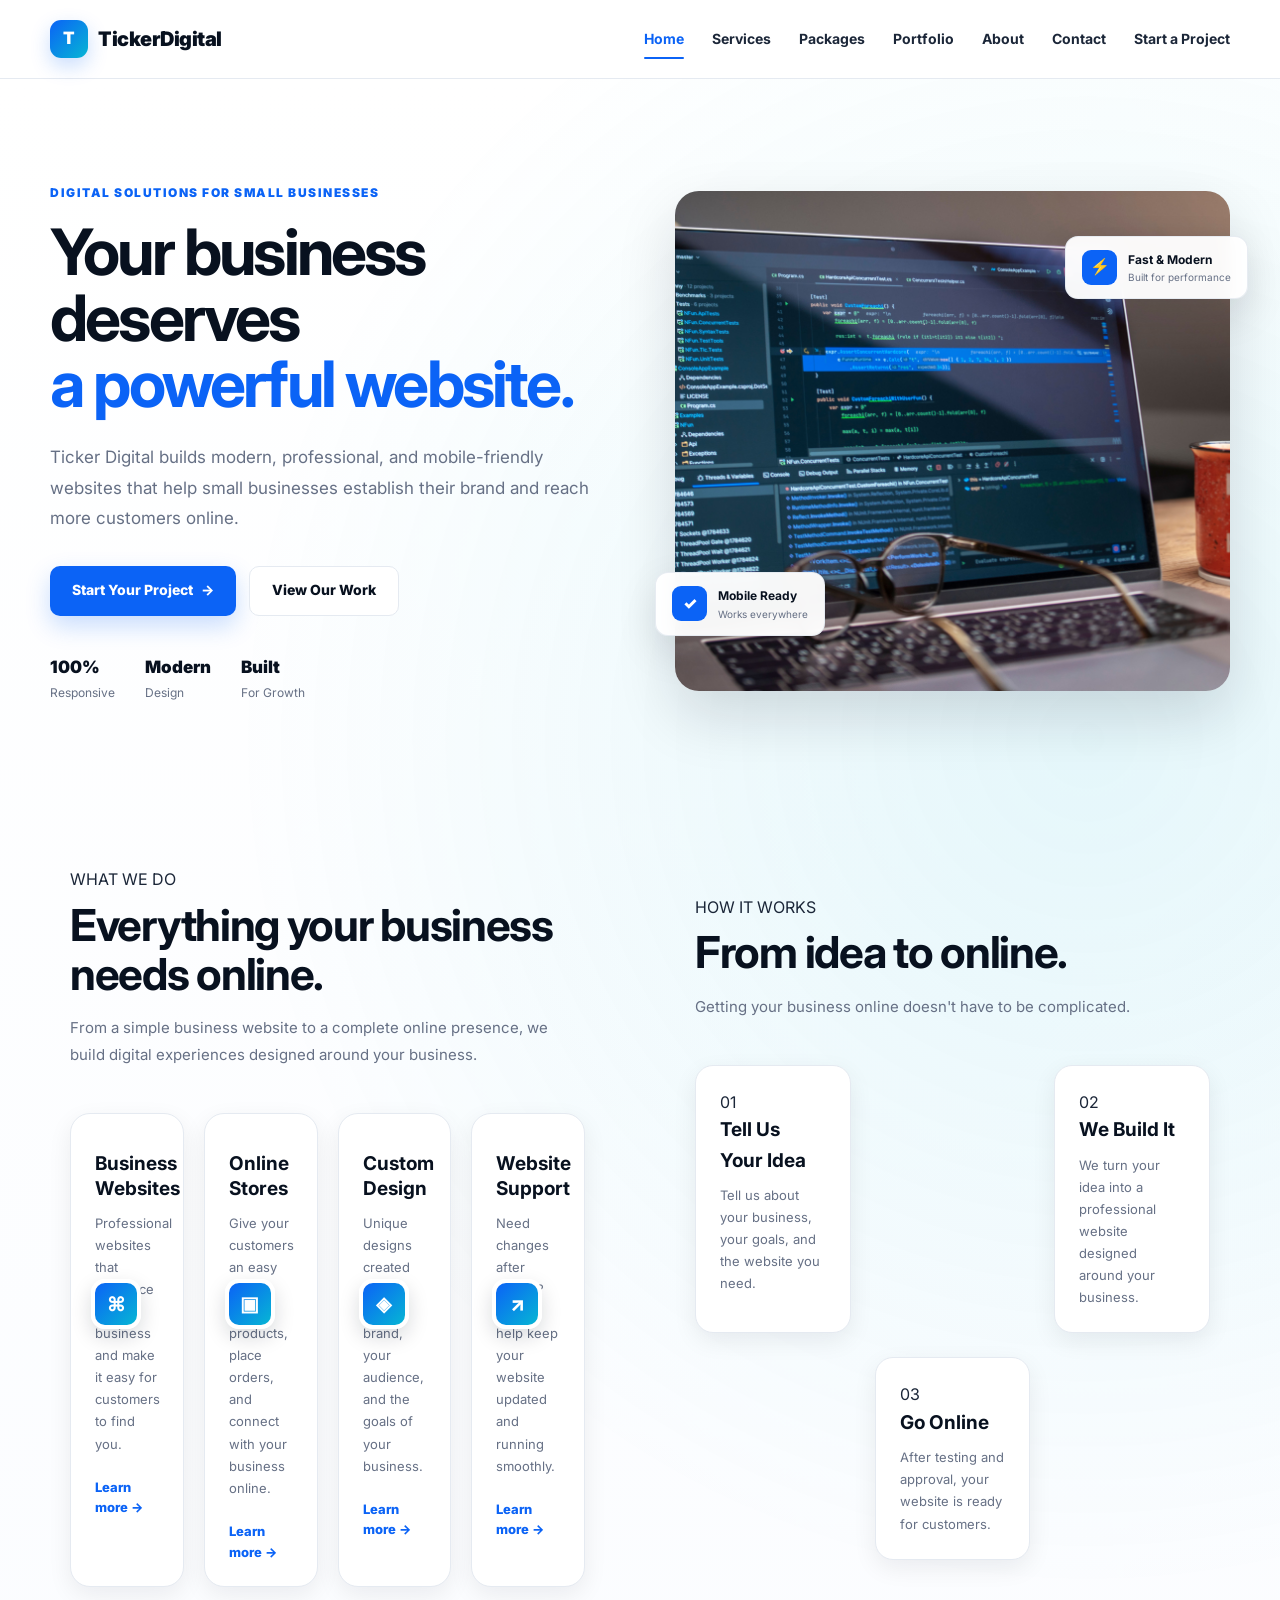
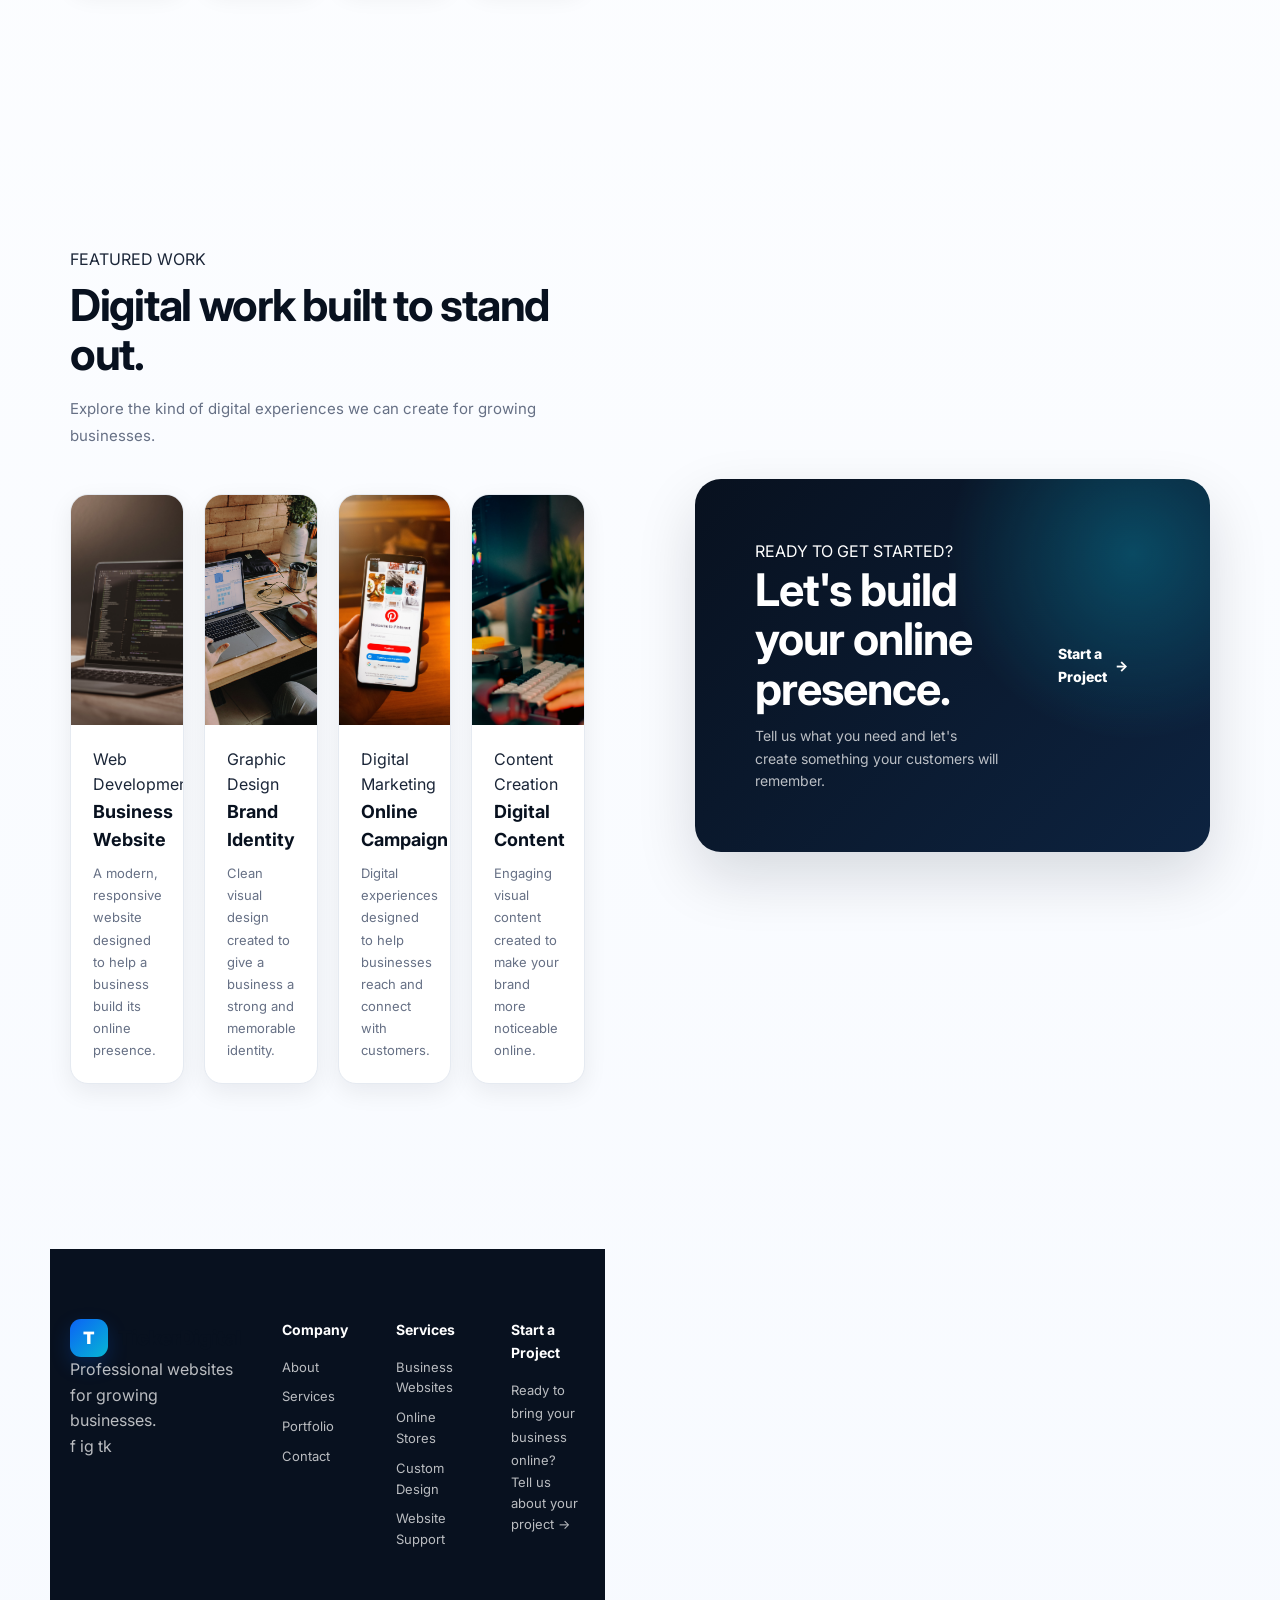
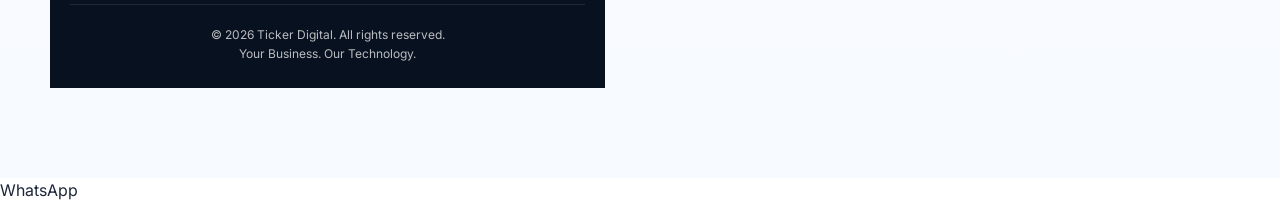
<file: index.html>
<!DOCTYPE html>
<html lang="en">
<head>
    <meta charset="UTF-8">
    <meta name="viewport" content="width=device-width, initial-scale=1.0">

    <meta name="description" content="Ticker Digital builds professional, modern, and mobile-friendly websites for small businesses.">
    <meta name="keywords" content="website design, website development, Liberia, small business websites, Ticker Digital">
    <meta name="author" content="Ticker Digital">

    <meta property="og:title" content="Ticker Digital | Your Business. Our Technology.">
    <meta property="og:description" content="Professional websites built for growing businesses.">
    <meta property="og:type" content="website">

    <title>Ticker Digital | Your Business. Our Technology.</title>

    <link rel="preconnect" href="https://fonts.googleapis.com">
    <link rel="preconnect" href="https://fonts.gstatic.com" crossorigin>
    <link href="https://fonts.googleapis.com/css2?family=Inter:wght@400;500;600;700;800&display=swap" rel="stylesheet">

    <link rel="stylesheet" href="css/style.css">
    <link rel="stylesheet" href="css/responsive.css">
</head>

<body>

    <!-- ================= HEADER ================= -->
    <header class="site-header">
        <div class="container nav-container">

            <a href="index.html" class="logo" aria-label="Ticker Digital Home">
                <span class="logo-mark">T</span>
                <span class="logo-text">Ticker<span>Digital</span></span>
            </a>

            <button class="menu-toggle"
                    id="menuToggle"
                    aria-label="Open navigation menu"
                    aria-expanded="false">
                <span></span>
                <span></span>
                <span></span>
            </button>

            <nav class="main-nav" id="mainNav" aria-label="Main navigation">
                <a href="index.html" class="active">Home</a>
                <a href="services.html">Services</a>
                <a href="packages.html">Packages</a>
                <a href="portfolio.html">Portfolio</a>
                <a href="about.html">About</a>
                <a href="contact.html">Contact</a>
                <a href="order.html" class="nav-cta">Start a Project</a>
            </nav>

        </div>
    </header>


    <main>

        <!-- ================= HERO ================= -->
        <section class="hero">
            <div class="container hero-grid">

                <div class="hero-content">

                    <span class="eyebrow">
                        DIGITAL SOLUTIONS FOR SMALL BUSINESSES
                    </span>

                    <h1>
                        Your business deserves
                        <span>a powerful website.</span>
                    </h1>

                    <p class="hero-text">
                        Ticker Digital builds modern, professional, and
                        mobile-friendly websites that help small businesses
                        establish their brand and reach more customers online.
                    </p>

                    <div class="hero-buttons">
                        <a href="order.html" class="btn btn-primary">
                            Start Your Project
                            <span>→</span>
                        </a>

                        <a href="portfolio.html" class="btn btn-secondary">
                            View Our Work
                        </a>
                    </div>

                    <div class="hero-trust">
                        <div class="trust-item">
                            <strong>100%</strong>
                            <span>Responsive</span>
                        </div>

                        <div class="trust-item">
                            <strong>Modern</strong>
                            <span>Design</span>
                        </div>

                        <div class="trust-item">
                            <strong>Built</strong>
                            <span>For Growth</span>
                        </div>
                    </div>

                </div>


             <!-- Hero Image -->
<div class="hero-visual">

    <div class="hero-image">
        <img
            src="assets/images/hero-ticker-digital.jpg"
            alt="Web design and development workspace showing a modern website project"
        >
    </div>

    <div class="floating-card floating-card-one">
        <span class="floating-icon">✓</span>
        <div>
            <strong>Mobile Ready</strong>
            <small>Works everywhere</small>
        </div>
    </div>

    <div class="floating-card floating-card-two">
        <span class="floating-icon">⚡</span>
        <div>
            <strong>Fast & Modern</strong>
            <small>Built for performance</small>
        </div>
    </div>

</div>  

        <!-- ================= SERVICES PREVIEW ================= -->
        <section class="section services-preview">

            <div class="container">

                <div class="section-heading">
                    <span class="section-label">WHAT WE DO</span>

                    <h2>
                        Everything your business needs
                        <span>online.</span>
                    </h2>

                    <p>
                        From a simple business website to a complete
                        online presence, we build digital experiences
                        designed around your business.
                    </p>
                </div>


                <div class="service-grid">

                    <article class="service-card">
                        <div class="service-icon">⌘</div>

                        <h3>Business Websites</h3>

                        <p>
                            Professional websites that introduce your
                            business and make it easy for customers
                            to find you.
                        </p>

                        <a href="services.html">
                            Learn more →
                        </a>
                    </article>


                    <article class="service-card">
                        <div class="service-icon">▣</div>

                        <h3>Online Stores</h3>

                        <p>
                            Give your customers an easy way to explore
                            products, place orders, and connect with
                            your business online.
                        </p>

                        <a href="services.html">
                            Learn more →
                        </a>
                    </article>


                    <article class="service-card">
                        <div class="service-icon">◈</div>

                        <h3>Custom Design</h3>

                        <p>
                            Unique designs created around your brand,
                            your audience, and the goals of your business.
                        </p>

                        <a href="services.html">
                            Learn more →
                        </a>
                    </article>


                    <article class="service-card">
                        <div class="service-icon">↗</div>

                        <h3>Website Support</h3>

                        <p>
                            Need changes after launch? We can help keep
                            your website updated and running smoothly.
                        </p>

                        <a href="services.html">
                            Learn more →
                        </a>
                    </article>

                </div>

            </div>
        </section>


        <!-- ================= PROCESS ================= -->
        <section class="section process-section">

            <div class="container">

                <div class="section-heading centered">
                    <span class="section-label">HOW IT WORKS</span>

                    <h2>
                        From idea to
                        <span>online.</span>
                    </h2>

                    <p>
                        Getting your business online doesn't have to be complicated.
                    </p>
                </div>


                <div class="process-grid">

                    <div class="process-step">
                        <span class="step-number">01</span>

                        <h3>Tell Us Your Idea</h3>

                        <p>
                            Tell us about your business, your goals,
                            and the website you need.
                        </p>
                    </div>


                    <div class="process-line"></div>


                    <div class="process-step">
                        <span class="step-number">02</span>

                        <h3>We Build It</h3>

                        <p>
                            We turn your idea into a professional
                            website designed around your business.
                        </p>
                    </div>


                    <div class="process-line"></div>


                    <div class="process-step">
                        <span class="step-number">03</span>

                        <h3>Go Online</h3>

                        <p>
                            After testing and approval, your website
                            is ready for customers.
                        </p>
                    </div>

                </div>

            </div>
        </section>


        <!-- ================= FEATURED WORK ================= -->
        <section class="section featured-work">

            <div class="container">

                <div class="section-heading centered">
                    <span class="section-label">FEATURED WORK</span>

                    <h2>
                        Digital work built
                        <span>to stand out.</span>
                    </h2>

                    <p>
                        Explore the kind of digital experiences we can
                        create for growing businesses.
                    </p>
                </div>


                <div class="portfolio-grid">

                    <article class="portfolio-card">

                        <div class="portfolio-image">
                            <img
                                src="assets/images/web-development.jpg"
                                alt="Professional web development project"
                                loading="lazy"
                            >
                        </div>

                        <div class="portfolio-content">
                            <span>Web Development</span>
                            <h3>Business Website</h3>
                            <p>
                                A modern, responsive website designed
                                to help a business build its online presence.
                            </p>
                        </div>

                    </article>


                    <article class="portfolio-card">

                        <div class="portfolio-image">
                            <img
                                src="assets/images/graphic-design.jpg"
                                alt="Professional graphic design project"
                                loading="lazy"
                            >
                        </div>

                        <div class="portfolio-content">
                            <span>Graphic Design</span>
                            <h3>Brand Identity</h3>
                            <p>
                                Clean visual design created to give
                                a business a strong and memorable identity.
                            </p>
                        </div>

                    </article>


                    <article class="portfolio-card">

                        <div class="portfolio-image">
                            <img
                                src="assets/images/digital-marketing.jpg"
                                alt="Digital marketing project"
                                loading="lazy"
                            >
                        </div>

                        <div class="portfolio-content">
                            <span>Digital Marketing</span>
                            <h3>Online Campaign</h3>
                            <p>
                                Digital experiences designed to help
                                businesses reach and connect with customers.
                            </p>
                        </div>

                    </article>


                    <article class="portfolio-card">

                        <div class="portfolio-image">
                            <img
                                src="assets/images/content-creation.jpg"
                                alt="Professional content creation project"
                                loading="lazy"
                            >
                        </div>

                        <div class="portfolio-content">
                            <span>Content Creation</span>
                            <h3>Digital Content</h3>
                            <p>
                                Engaging visual content created to make
                                your brand more noticeable online.
                            </p>
                        </div>

                    </article>

                </div>

            </div>

        </section>


        <!-- ================= CTA ================= -->
        <section class="cta-section">

            <div class="container">

                <div class="cta-box">

                    <div>
                        <span class="section-label">READY TO GET STARTED?</span>

                        <h2>
                            Let's build your
                            <span>online presence.</span>
                        </h2>

                        <p>
                            Tell us what you need and let's create
                            something your customers will remember.
                        </p>
                    </div>

                    <a href="order.html" class="btn btn-light">
                        Start a Project
                        <span>→</span>
                    </a>

                </div>

            </div>

        </section>


    <!-- ================= FOOTER ================= -->
    <footer class="site-footer">

        <div class="container footer-grid">

            <div class="footer-brand">

                <a href="index.html" class="logo">
                    <span class="logo-mark">T</span>
                    <span class="logo-text">Ticker<span>Digital</span></span>
                </a>

                <p>
                    Professional websites for growing businesses.
                </p>

                <div class="footer-socials">
                    <a href="#" aria-label="Facebook">f</a>
                    <a href="#" aria-label="Instagram">ig</a>
                    <a href="#" aria-label="TikTok">tk</a>
                </div>

            </div>


            <div class="footer-column">

                <h3>Company</h3>

                <a href="about.html">About</a>
                <a href="services.html">Services</a>
                <a href="portfolio.html">Portfolio</a>
                <a href="contact.html">Contact</a>

            </div>


            <div class="footer-column">

                <h3>Services</h3>

                <a href="services.html">Business Websites</a>
                <a href="services.html">Online Stores</a>
                <a href="services.html">Custom Design</a>
                <a href="services.html">Website Support</a>

            </div>


            <div class="footer-column">

                <h3>Start a Project</h3>

                <p>
                    Ready to bring your business online?
                </p>

                <a href="order.html" class="footer-project-link">
                    Tell us about your project →
                </a>

            </div>

        </div>


        <div class="container footer-bottom">

            <p>
                © <span id="currentYear"></span> Ticker Digital. All rights reserved.
            </p>

            <p>
                Your Business. Our Technology.
            </p>

        </div>

    </footer>


    <script src="js/script.js"></script>

</body>
</html>
</file>
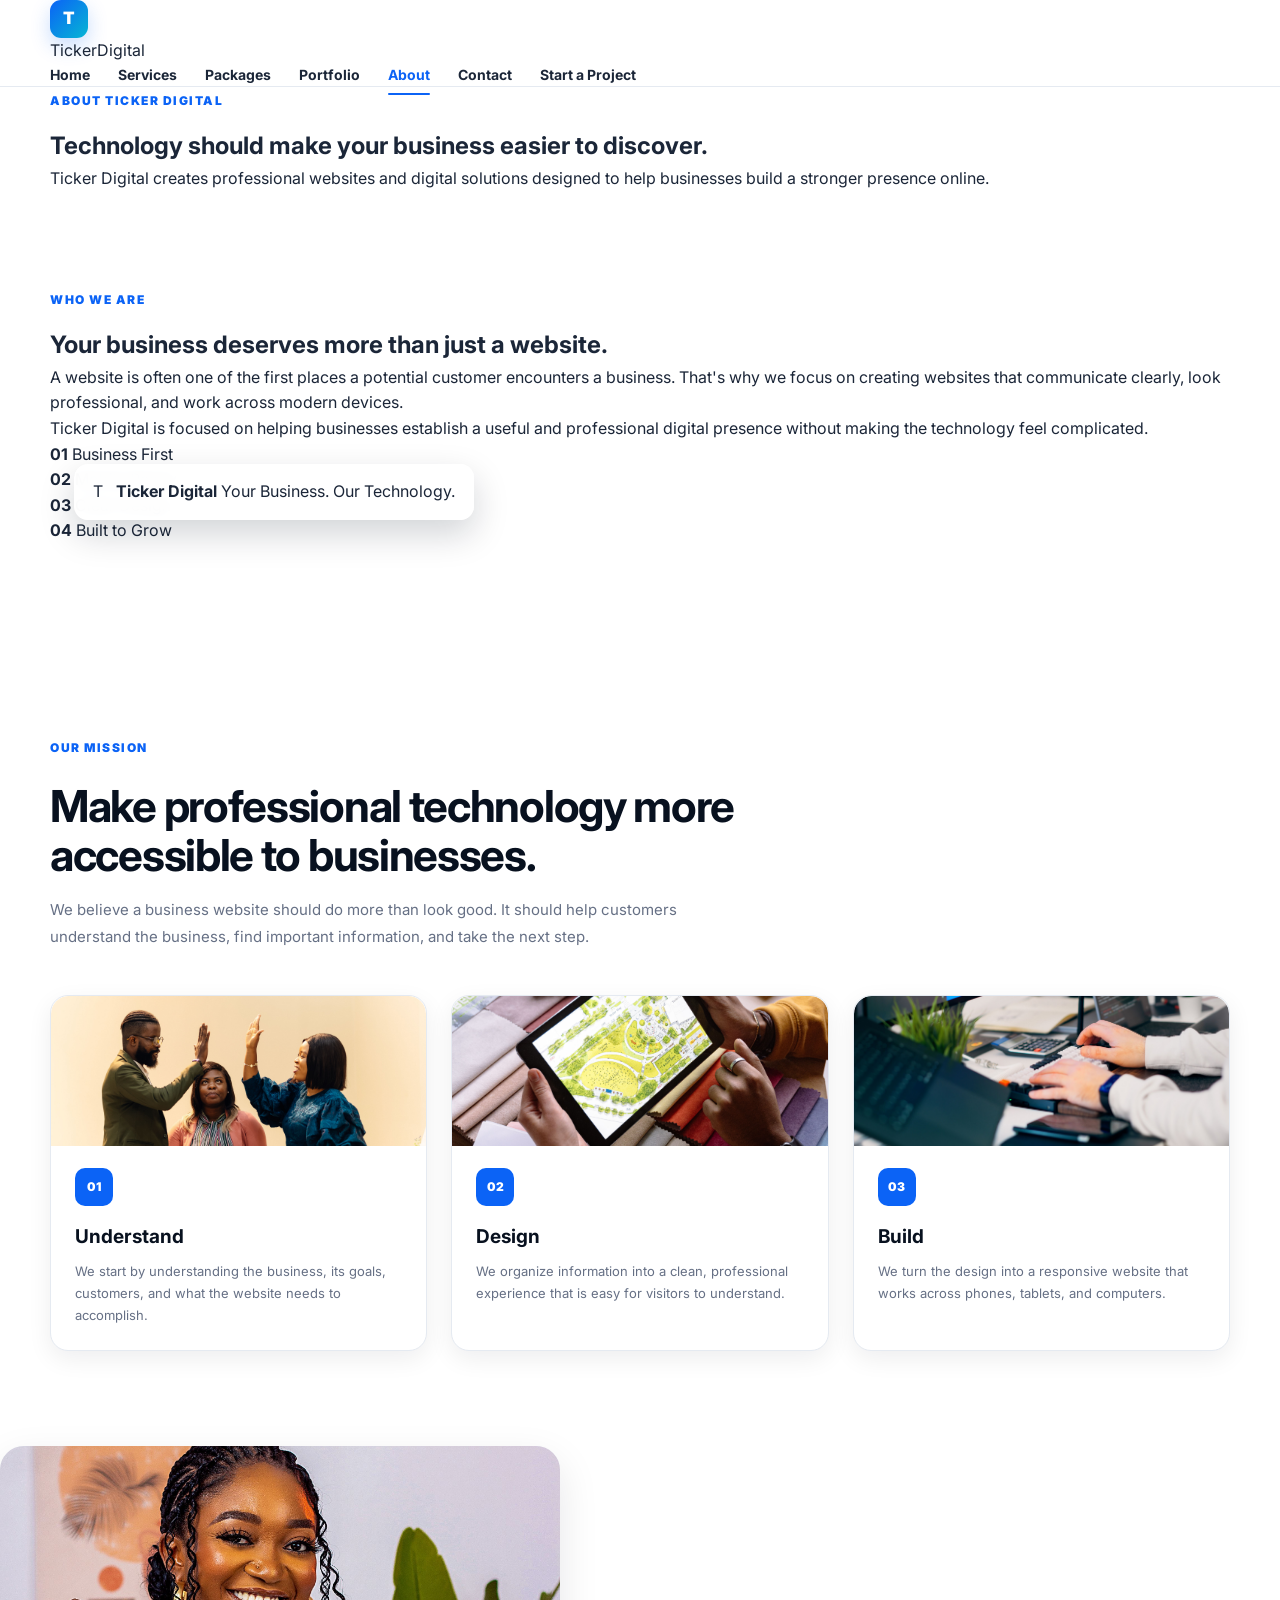
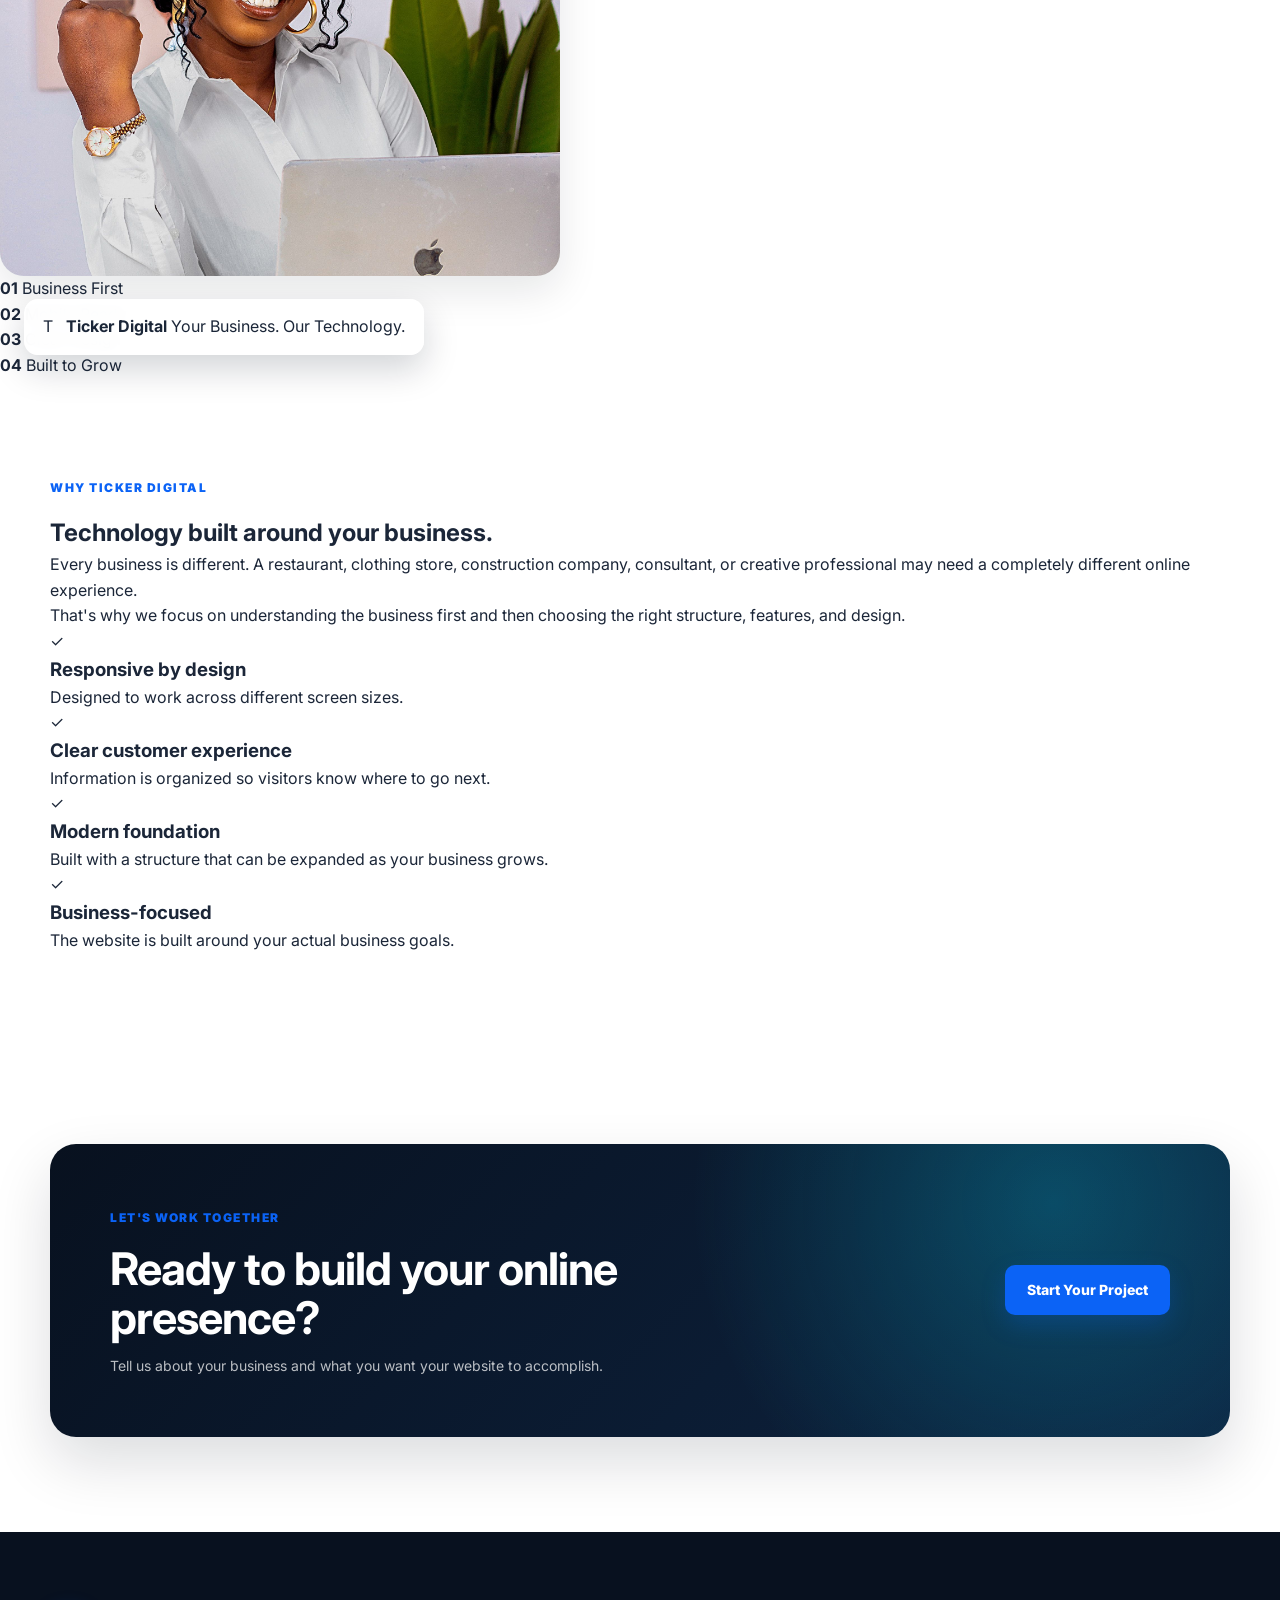
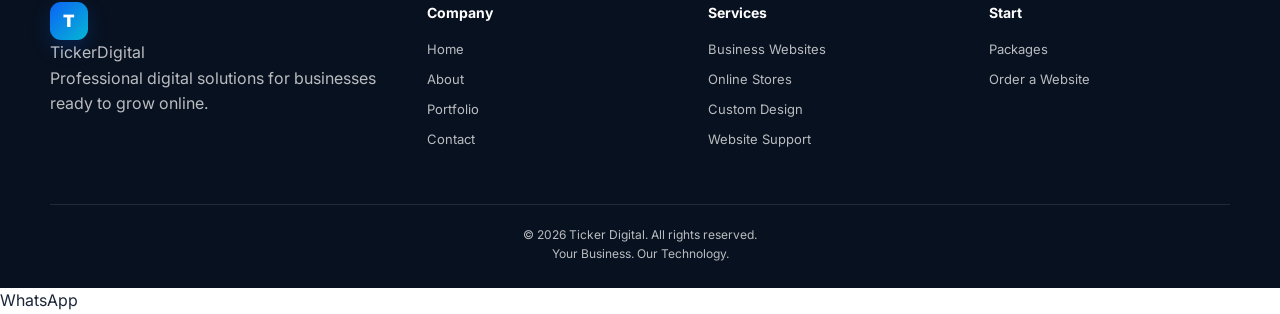
<file: about.html>
<!DOCTYPE html>
<html lang="en">
<head>
    <meta charset="UTF-8">
    <meta name="viewport" content="width=device-width, initial-scale=1.0">

    <meta
        name="description"
        content="Learn about Ticker Digital and our approach to creating professional websites and digital solutions for businesses."
    >

    <meta
        name="keywords"
        content="about Ticker Digital, web design, website development, digital solutions, Liberia"
    >

    <meta name="author" content="Ticker Digital">

    <meta property="og:title" content="About | Ticker Digital">
    <meta
        property="og:description"
        content="Professional digital solutions built around your business."
    >
    <meta property="og:type" content="website">

    <title>About | Ticker Digital</title>

    <link rel="preconnect" href="https://fonts.googleapis.com">
    <link rel="preconnect" href="https://fonts.gstatic.com" crossorigin>

    <link
        href="https://fonts.googleapis.com/css2?family=Inter:wght@400;500;600;700;800&display=swap"
        rel="stylesheet"
    >

    <link rel="stylesheet" href="css/style.css">
    <link rel="stylesheet" href="css/responsive.css">
</head>

<body>

    <!-- =========================
         HEADER
    ========================== -->
    <header class="site-header">

        <div class="container header-inner">

            <a
                href="index.html"
                class="brand"
                aria-label="Ticker Digital home"
            >
                <span class="logo-mark">
                    T
                </span>

                <span class="logo-text">
                    Ticker<span>Digital</span>
                </span>
            </a>


            <button
                class="menu-toggle"
                id="menuToggle"
                type="button"
                aria-label="Open navigation menu"
                aria-expanded="false"
                aria-controls="mainNav"
            >
                <span></span>
                <span></span>
                <span></span>
            </button>


            <nav
                class="main-nav"
                id="mainNav"
                aria-label="Main navigation"
            >

                <a href="index.html">
                    Home
                </a>

                <a href="services.html">
                    Services
                </a>

                <a href="packages.html">
                    Packages
                </a>

                <a href="portfolio.html">
                    Portfolio
                </a>

                <a href="about.html" class="active">
                    About
                </a>

                <a href="contact.html">
                    Contact
                </a>

                <a href="order.html" class="nav-cta">
                    Start a Project
                </a>

            </nav>

        </div>

    </header>


    <main>

        <!-- =========================
             PAGE HERO
        ========================== -->
        <section class="page-hero">

            <div class="container">

                <span class="eyebrow">
                    ABOUT TICKER DIGITAL
                </span>

                <h1>
                    Technology should make your business easier to discover.
                </h1>

                <p>
                    Ticker Digital creates professional websites and digital
                    solutions designed to help businesses build a stronger
                    presence online.
                </p>

            </div>

        </section>


        <!-- =========================
             ABOUT INTRO
        ========================== -->
        <section class="about-intro section">

            <div class="container">

                <div class="about-grid">


                    <div class="about-content">

                        <span class="eyebrow">
                            WHO WE ARE
                        </span>

                        <h2>
                            Your business deserves more than just a website.
                        </h2>

                        <p>
                            A website is often one of the first places a
                            potential customer encounters a business.
                            That's why we focus on creating websites that
                            communicate clearly, look professional, and work
                            across modern devices.
                        </p>

                        <p>
                            Ticker Digital is focused on helping businesses
                            establish a useful and professional digital
                            presence without making the technology feel
                            complicated.
                        </p>

                    </div>


                    <div class="about-visual">

                        <div class="about-card">

                            <span class="about-card-icon">
                                T
                            </span>

                            <div>

                                <strong>
                                    Ticker Digital
                                </strong>

                                <span>
                                    Your Business. Our Technology.
                                </span>

                            </div>

                        </div>


                        <div class="about-stat-grid">

                            <div class="about-stat">

                                <strong>
                                    01
                                </strong>

                                <span>
                                    Business First
                                </span>

                            </div>


                            <div class="about-stat">

                                <strong>
                                    02
                                </strong>

                                <span>
                                    Mobile Ready
                                </span>

                            </div>


                            <div class="about-stat">

                                <strong>
                                    03
                                </strong>

                                <span>
                                    Clear Design
                                </span>

                            </div>


                            <div class="about-stat">

                                <strong>
                                    04
                                </strong>

                                <span>
                                    Built to Grow
                                </span>

                            </div>

                        </div>

                    </div>

                </div>

            </div>

        </section>


        <!-- =========================
             MISSION
        ========================== -->

<section class="mission-section section">

    <div class="container">

        <div class="section-heading">

            <span class="eyebrow">
                OUR MISSION
            </span>

            <h2>
                Make professional technology more accessible to businesses.
            </h2>

            <p>
                We believe a business website should do more than
                look good. It should help customers understand the
                business, find important information, and take the
                next step.
            </p>

        </div>


        <div class="process-grid">


            <!-- =========================
                 01 — UNDERSTAND
            ========================== -->

            <div class="process-step">

                <div class="process-image">
                    <img
                        src="assets/images/understand.jpg"
                        alt="Business team discussing a website project"
                        loading="lazy"
                    >
                </div>

                <span class="process-number">
                    01
                </span>

                <h3>
                    Understand
                </h3>

                <p>
                    We start by understanding the business, its goals,
                    customers, and what the website needs to accomplish.
                </p>

            </div>


            <!-- =========================
                 02 — DESIGN
            ========================== -->

            <div class="process-step">

                <div class="process-image">
                    <img
                        src="assets/images/design.jpg"
                        alt="Designers working on a website interface"
                        loading="lazy"
                    >
                </div>

                <span class="process-number">
                    02
                </span>

                <h3>
                    Design
                </h3>

                <p>
                    We organize information into a clean, professional
                    experience that is easy for visitors to understand.
                </p>

            </div>


            <!-- =========================
                 03 — BUILD
            ========================== -->

            <div class="process-step">

                <div class="process-image">
                    <img
                        src="assets/images/build.jpg"
                        alt="Web developer building a website with code"
                        loading="lazy"
                    >
                </div>

                <span class="process-number">
                    03
                </span>

                <h3>
                    Build
                </h3>

                <p>
                    We turn the design into a responsive website that
                    works across phones, tablets, and computers.
                </p>

            </div>


        </div>

    </div>

</section>


        <!-- =========================
             VALUES
        ========================== -->
       <div class="about-visual">

    <div class="about-image">

        <img
            src="assets/images/about-ticker-digital.jpg"
            alt="African businesswoman working with technology in a professional office"
            loading="lazy"
        >

    </div>


    <div class="about-card">

        <span class="about-card-icon">
            T
        </span>

        <div>

            <strong>
                Ticker Digital
            </strong>

            <span>
                Your Business. Our Technology.
            </span>

        </div>

    </div>


    <div class="about-stat-grid">

        <div class="about-stat">

            <strong>
                01
            </strong>

            <span>
                Business First
            </span>

        </div>


        <div class="about-stat">

            <strong>
                02
            </strong>

            <span>
                Mobile Ready
            </span>

        </div>


        <div class="about-stat">

            <strong>
                03
            </strong>

            <span>
                Clear Design
            </span>

        </div>


        <div class="about-stat">

            <strong>
                04
            </strong>

            <span>
                Built to Grow
            </span>

        </div>

    </div>

</div>

        <!-- =========================
             WHY TICKER DIGITAL
        ========================== -->
        <section class="why-section section">

            <div class="container">

                <div class="about-grid">


                    <div class="about-content">

                        <span class="eyebrow">
                            WHY TICKER DIGITAL
                        </span>

                        <h2>
                            Technology built around your business.
                        </h2>

                        <p>
                            Every business is different. A restaurant,
                            clothing store, construction company, consultant,
                            or creative professional may need a completely
                            different online experience.
                        </p>

                        <p>
                            That's why we focus on understanding the business
                            first and then choosing the right structure,
                            features, and design.
                        </p>

                    </div>


                    <div class="about-checklist">

                        <div class="check-item">

                            <span>
                                ✓
                            </span>

                            <div>

                                <h3>
                                    Responsive by design
                                </h3>

                                <p>
                                    Designed to work across different screen
                                    sizes.
                                </p>

                            </div>

                        </div>


                        <div class="check-item">

                            <span>
                                ✓
                            </span>

                            <div>

                                <h3>
                                    Clear customer experience
                                </h3>

                                <p>
                                    Information is organized so visitors know
                                    where to go next.
                                </p>

                            </div>

                        </div>


                        <div class="check-item">

                            <span>
                                ✓
                            </span>

                            <div>

                                <h3>
                                    Modern foundation
                                </h3>

                                <p>
                                    Built with a structure that can be expanded
                                    as your business grows.
                                </p>

                            </div>

                        </div>


                        <div class="check-item">

                            <span>
                                ✓
                            </span>

                            <div>

                                <h3>
                                    Business-focused
                                </h3>

                                <p>
                                    The website is built around your actual
                                    business goals.
                                </p>

                            </div>

                        </div>

                    </div>

                </div>

            </div>

        </section>


        <!-- =========================
             CTA
        ========================== -->
        <section class="cta-section section">

            <div class="container">

                <div class="cta-box">

                    <div>

                        <span class="eyebrow">
                            LET'S WORK TOGETHER
                        </span>

                        <h2>
                            Ready to build your online presence?
                        </h2>

                        <p>
                            Tell us about your business and what you want
                            your website to accomplish.
                        </p>

                    </div>


                    <a
                        href="order.html"
                        class="btn btn-primary"
                    >
                        Start Your Project
                    </a>

                </div>

            </div>

        </section>

    </main>


    <!-- =========================
         FOOTER
    ========================== -->
    <footer class="site-footer">

        <div class="container">

            <div class="footer-grid">


                <div class="footer-brand">

                    <a href="index.html" class="brand">

                        <span class="logo-mark">
                            T
                        </span>

                        <span class="logo-text">
                            Ticker<span>Digital</span>
                        </span>

                    </a>

                    <p>
                        Professional digital solutions for businesses ready
                        to grow online.
                    </p>

                </div>


                <div class="footer-column">

                    <h3>
                        Company
                    </h3>

                    <a href="index.html">
                        Home
                    </a>

                    <a href="about.html">
                        About
                    </a>

                    <a href="portfolio.html">
                        Portfolio
                    </a>

                    <a href="contact.html">
                        Contact
                    </a>

                </div>


                <div class="footer-column">

                    <h3>
                        Services
                    </h3>

                    <a href="services.html">
                        Business Websites
                    </a>

                    <a href="services.html">
                        Online Stores
                    </a>

                    <a href="services.html">
                        Custom Design
                    </a>

                    <a href="services.html">
                        Website Support
                    </a>

                </div>


                <div class="footer-column">

                    <h3>
                        Start
                    </h3>

                    <a href="packages.html">
                        Packages
                    </a>

                    <a href="order.html">
                        Order a Website
                    </a>

                </div>

            </div>


            <div class="footer-bottom">

                <p>
                    © <span id="currentYear"></span>
                    Ticker Digital. All rights reserved.
                </p>

                <p>
                    Your Business. Our Technology.
                </p>

            </div>

        </div>

    </footer>


    <script src="js/script.js"></script>

</body>
</html>
</file>
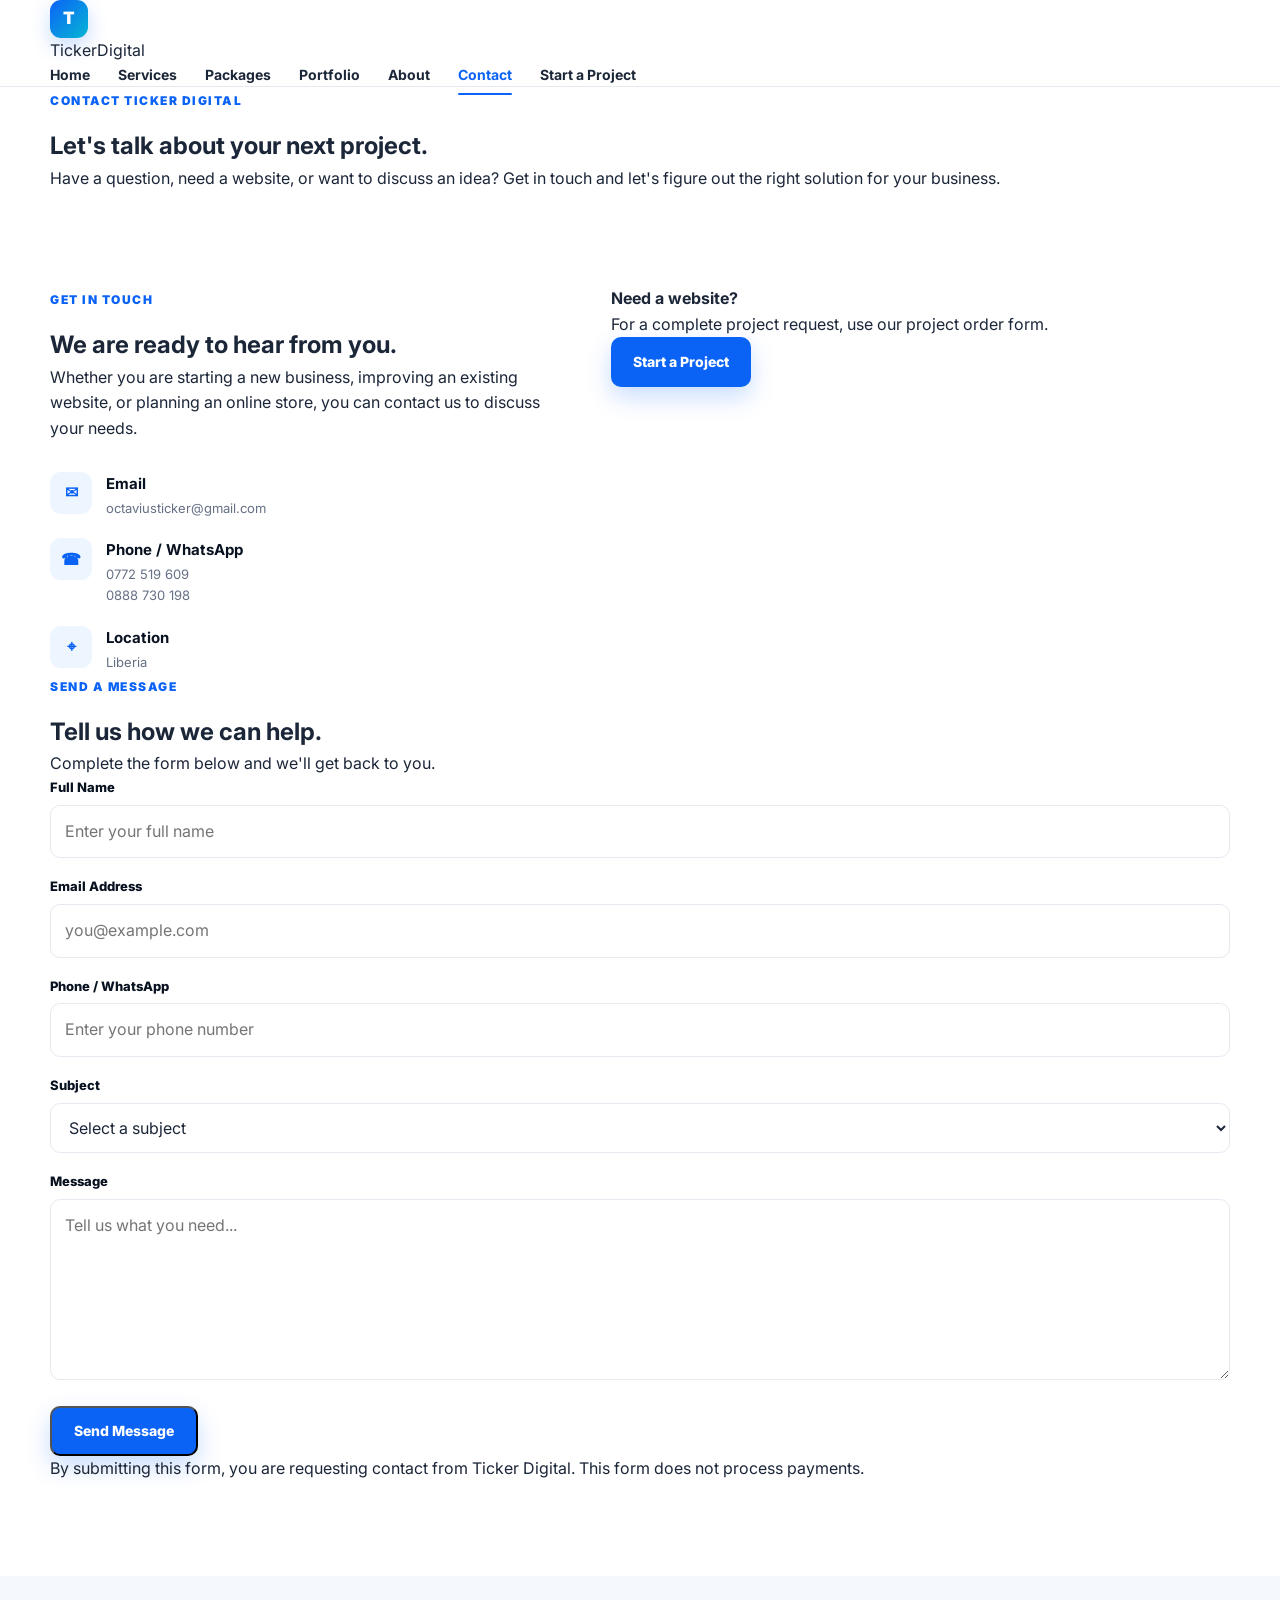
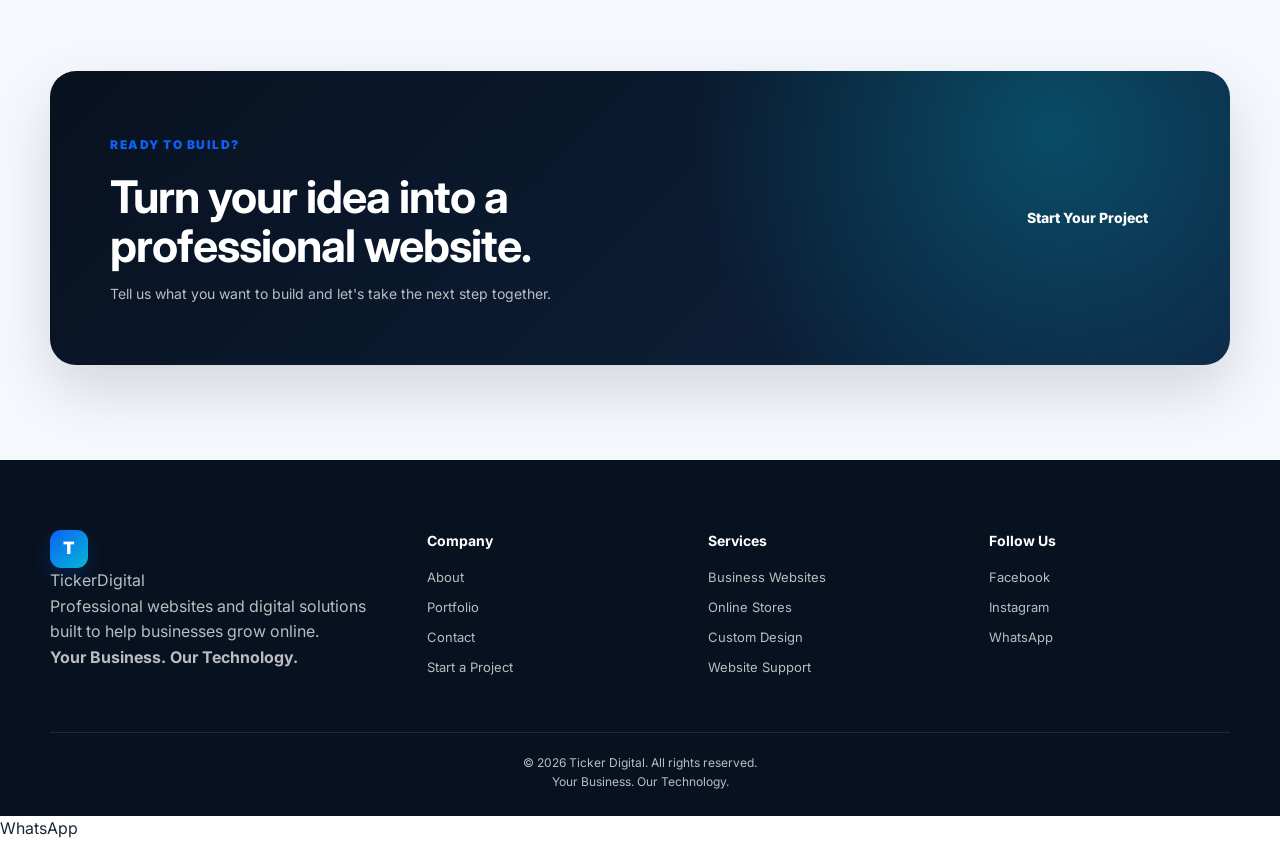
<file: contact.html>
<!DOCTYPE html>
<html lang="en">
<head>
    <meta charset="UTF-8">
    <meta name="viewport" content="width=device-width, initial-scale=1.0">

    <title>Contact Ticker Digital | Your Business. Our Technology.</title>

    <meta
        name="description"
        content="Contact Ticker Digital to discuss your website, online store, or custom digital project."
    >

    <meta
        name="keywords"
        content="Ticker Digital, contact, website design, web development, online store, Liberia"
    >

    <meta name="author" content="Ticker Digital">

    <meta property="og:title" content="Contact Ticker Digital">
    <meta
        property="og:description"
        content="Let's talk about your next website or digital project."
    >
    <meta property="og:type" content="website">

    <link rel="preconnect" href="https://fonts.googleapis.com">
    <link rel="preconnect" href="https://fonts.gstatic.com" crossorigin>

    <link
        href="https://fonts.googleapis.com/css2?family=Inter:wght@400;500;600;700;800&display=swap"
        rel="stylesheet"
    >

    <link rel="stylesheet" href="css/style.css">
    <link rel="stylesheet" href="css/responsive.css">
</head>

<body>

    <!-- HEADER -->
    <header class="site-header">
        <div class="container header-inner">

            <a href="index.html" class="brand" aria-label="Ticker Digital home">
                <span class="logo-mark">T</span>
                <span class="logo-text">
                    Ticker<span>Digital</span>
                </span>
            </a>

            <button
                class="menu-toggle"
                id="menuToggle"
                type="button"
                aria-label="Open navigation menu"
                aria-expanded="false"
                aria-controls="mainNav"
            >
                <span></span>
                <span></span>
                <span></span>
            </button>

            <nav class="main-nav" id="mainNav" aria-label="Main navigation">
                <a href="index.html">Home</a>
                <a href="services.html">Services</a>
                <a href="packages.html">Packages</a>
                <a href="portfolio.html">Portfolio</a>
                <a href="about.html">About</a>
                <a href="contact.html" class="active">Contact</a>
                <a href="order.html" class="nav-cta">Start a Project</a>
            </nav>

        </div>
    </header>


    <!-- PAGE HERO -->
    <main>

        <section class="page-hero">
            <div class="container page-hero-content">

                <span class="eyebrow">CONTACT TICKER DIGITAL</span>

                <h1>
                    Let's talk about your next project.
                </h1>

                <p>
                    Have a question, need a website, or want to discuss an
                    idea? Get in touch and let's figure out the right solution
                    for your business.
                </p>

            </div>
        </section>


        <!-- CONTACT SECTION -->
        <section class="section">
            <div class="container">

                <div class="contact-grid">

                   <!-- CONTACT INFORMATION -->
<div class="contact-info">

    <span class="eyebrow">GET IN TOUCH</span>

    <h2>
        We are ready to hear from you.
    </h2>

    <p>
        Whether you are starting a new business, improving
        an existing website, or planning an online store,
        you can contact us to discuss your needs.
    </p>


    <div class="contact-details">


        <!-- EMAIL -->

        <div class="contact-item">

            <div class="contact-icon">
                ✉
            </div>

            <div>

                <h3>
                    Email
                </h3>

                <p>
                    <a href="mailto:octaviusticker@gmail.com">
                        octaviusticker@gmail.com
                    </a>
                </p>

            </div>

        </div>


        <!-- PHONE / WHATSAPP -->

        <div class="contact-item">

            <div class="contact-icon">
                ☎
            </div>

            <div>

                <h3>
                    Phone / WhatsApp
                </h3>

                <p>
                    <a href="tel:+231772519609">
                        0772 519 609
                    </a>
                    <br>

                    <a href="tel:+231888730198">
                        0888 730 198
                    </a>
                </p>

            </div>

        </div>


        <!-- LOCATION -->

        <div class="contact-item">

            <div class="contact-icon">
                ⌖
            </div>

            <div>

                <h3>
                    Location
                </h3>

                <p>
                    Liberia
                </p>

            </div>

        </div>


    </div>

</div>


                        <div class="contact-note">
                            <strong>Need a website?</strong>

                            <p>
                                For a complete project request, use our
                                project order form.
                            </p>

                            <a href="order.html" class="btn btn-primary">
                                Start a Project
                            </a>
                        </div>

                    </div>


                    <!-- CONTACT FORM -->
                    <div class="contact-form-wrapper">

                        <div class="form-header">
                            <span class="eyebrow">SEND A MESSAGE</span>

                            <h2>
                                Tell us how we can help.
                            </h2>

                            <p>
                                Complete the form below and we'll get back to
                                you.
                            </p>
                        </div>


                        <form
                            class="contact-form"
                            id="contactForm"
                            action="#"
                            method="post"
                        >

                            <div class="form-group">
                                <label for="contactName">
                                    Full Name
                                </label>

                                <input
                                    type="text"
                                    id="contactName"
                                    name="name"
                                    placeholder="Enter your full name"
                                    autocomplete="name"
                                    required
                                >
                            </div>


                            <div class="form-group">
                                <label for="contactEmail">
                                    Email Address
                                </label>

                                <input
                                    type="email"
                                    id="contactEmail"
                                    name="email"
                                    placeholder="you@example.com"
                                    autocomplete="email"
                                    required
                                >
                            </div>


                            <div class="form-group">
                                <label for="contactPhone">
                                    Phone / WhatsApp
                                </label>

                                <input
                                    type="tel"
                                    id="contactPhone"
                                    name="phone"
                                    placeholder="Enter your phone number"
                                    autocomplete="tel"
                                    required
                                >
                            </div>


                            <div class="form-group">
                                <label for="contactSubject">
                                    Subject
                                </label>

                                <select
                                    id="contactSubject"
                                    name="subject"
                                    required
                                >
                                    <option value="" selected disabled>
                                        Select a subject
                                    </option>

                                    <option value="website">
                                        I need a website
                                    </option>

                                    <option value="online-store">
                                        I need an online store
                                    </option>

                                    <option value="existing-website">
                                        I need help with an existing website
                                    </option>

                                    <option value="support">
                                        Website support
                                    </option>

                                    <option value="question">
                                        General question
                                    </option>

                                    <option value="other">
                                        Other
                                    </option>
                                </select>
                            </div>


                            <div class="form-group">
                                <label for="contactMessage">
                                    Message
                                </label>

                                <textarea
                                    id="contactMessage"
                                    name="message"
                                    rows="6"
                                    placeholder="Tell us what you need..."
                                    required
                                ></textarea>
                            </div>


                            <button
                                type="submit"
                                class="btn btn-primary btn-full"
                            >
                                Send Message
                            </button>


                            <p class="form-disclaimer">
                                By submitting this form, you are requesting
                                contact from Ticker Digital. This form does
                                not process payments.
                            </p>

                        </form>

                    </div>

                </div>

            </div>
        </section>


        <!-- CTA -->
        <section class="section section-light">
            <div class="container">

                <div class="cta-box">

                    <div>
                        <span class="eyebrow">
                            READY TO BUILD?
                        </span>

                        <h2>
                            Turn your idea into a professional website.
                        </h2>

                        <p>
                            Tell us what you want to build and let's take the
                            next step together.
                        </p>
                    </div>

                    <a href="order.html" class="btn btn-light">
                        Start Your Project
                    </a>

                </div>

            </div>
        </section>

    </main>


    <!-- FOOTER -->
    <footer class="site-footer">

        <div class="container footer-grid">

            <div class="footer-brand">

                <a href="index.html" class="brand">
                    <span class="logo-mark">T</span>

                    <span class="logo-text">
                        Ticker<span>Digital</span>
                    </span>
                </a>

                <p>
                    Professional websites and digital solutions built to
                    help businesses grow online.
                </p>

                <strong>
                    Your Business. Our Technology.
                </strong>

            </div>


            <div class="footer-column">

                <h3>Company</h3>

                <a href="about.html">About</a>
                <a href="portfolio.html">Portfolio</a>
                <a href="contact.html">Contact</a>
                <a href="order.html">Start a Project</a>

            </div>


            <div class="footer-column">

                <h3>Services</h3>

                <a href="services.html">Business Websites</a>
                <a href="services.html">Online Stores</a>
                <a href="services.html">Custom Design</a>
                <a href="services.html">Website Support</a>

            </div>


            <div class="footer-column">

                <h3>Follow Us</h3>

                <!-- Replace these placeholders with real social links later -->
                <a href="#" aria-label="Facebook">
                    Facebook
                </a>

                <a href="#" aria-label="Instagram">
                    Instagram
                </a>

                <a href="#" aria-label="WhatsApp">
                    WhatsApp
                </a>

            </div>

        </div>


        <div class="container footer-bottom">

            <p>
                &copy;
                <span id="currentYear"></span>
                Ticker Digital. All rights reserved.
            </p>

            <p>
                Your Business. Our Technology.
            </p>

        </div>

    </footer>


    <script src="js/script.js"></script>

</body>
</html>
</file>
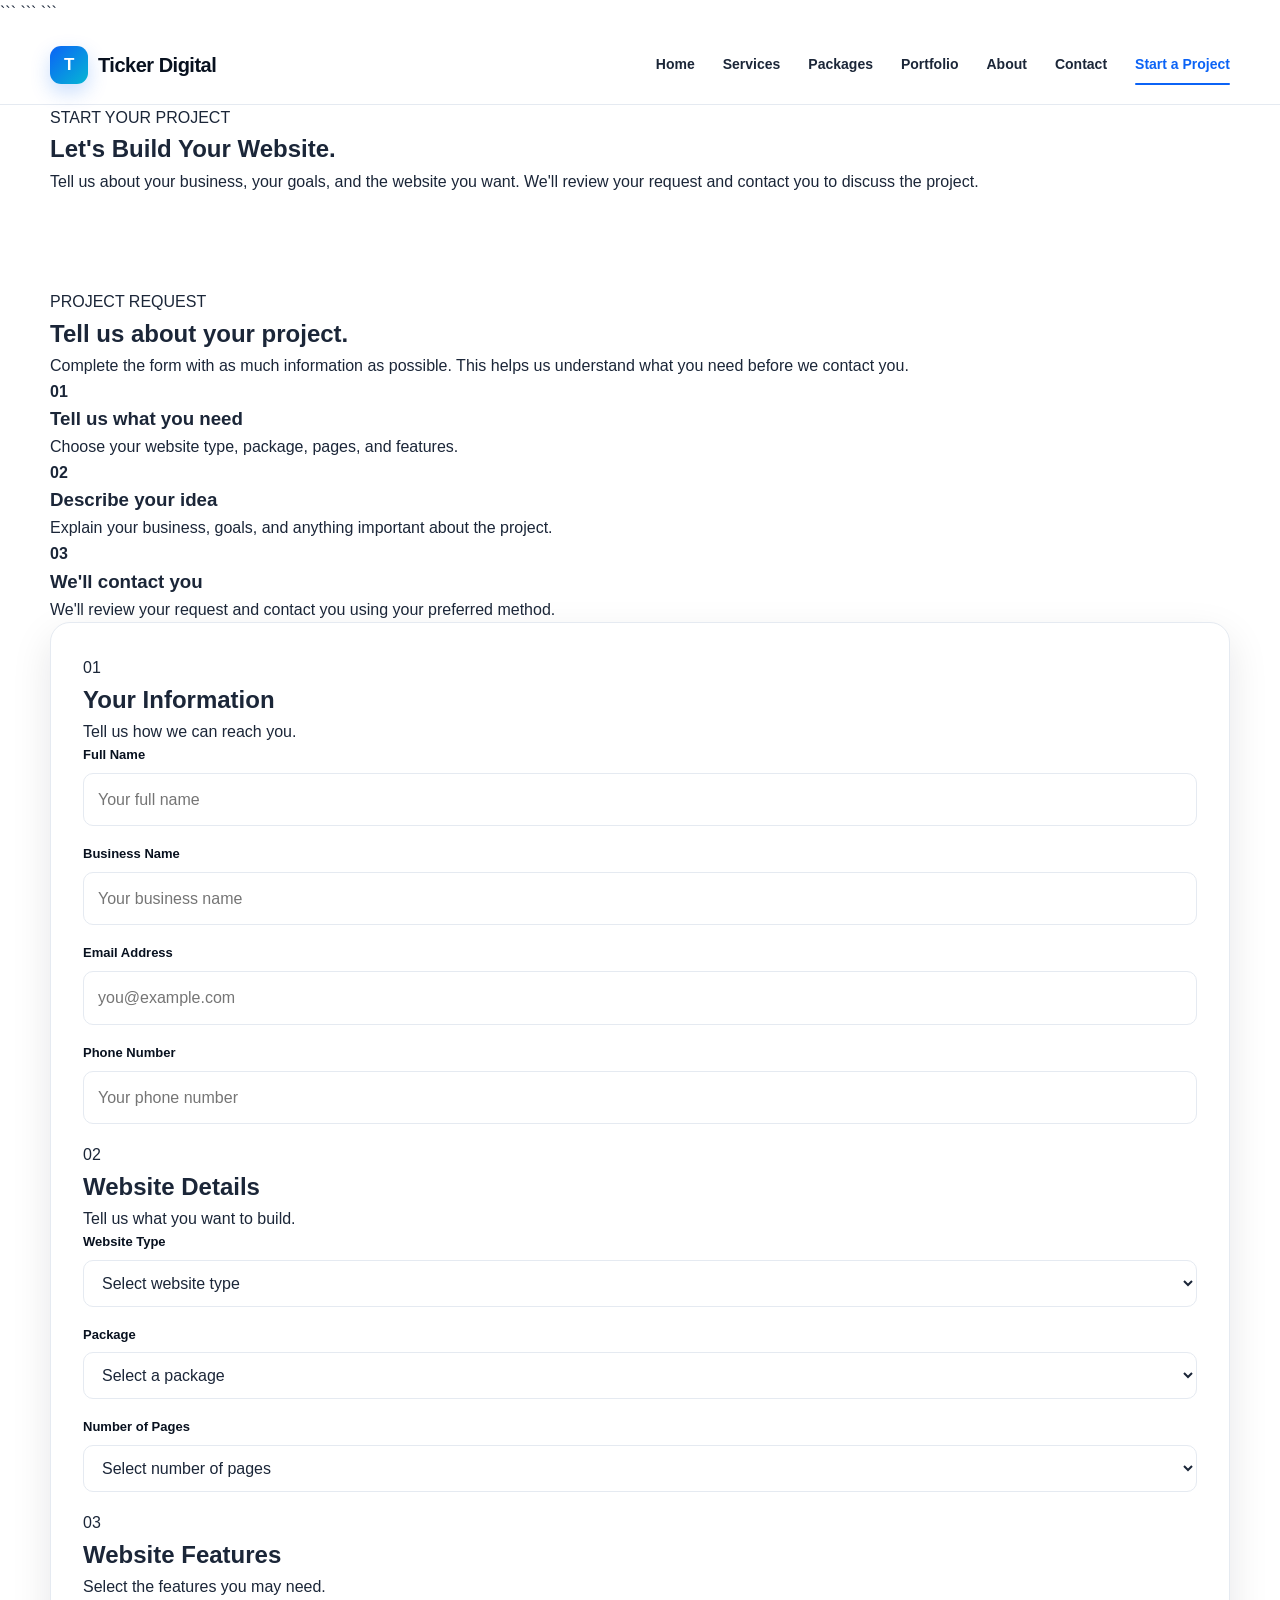
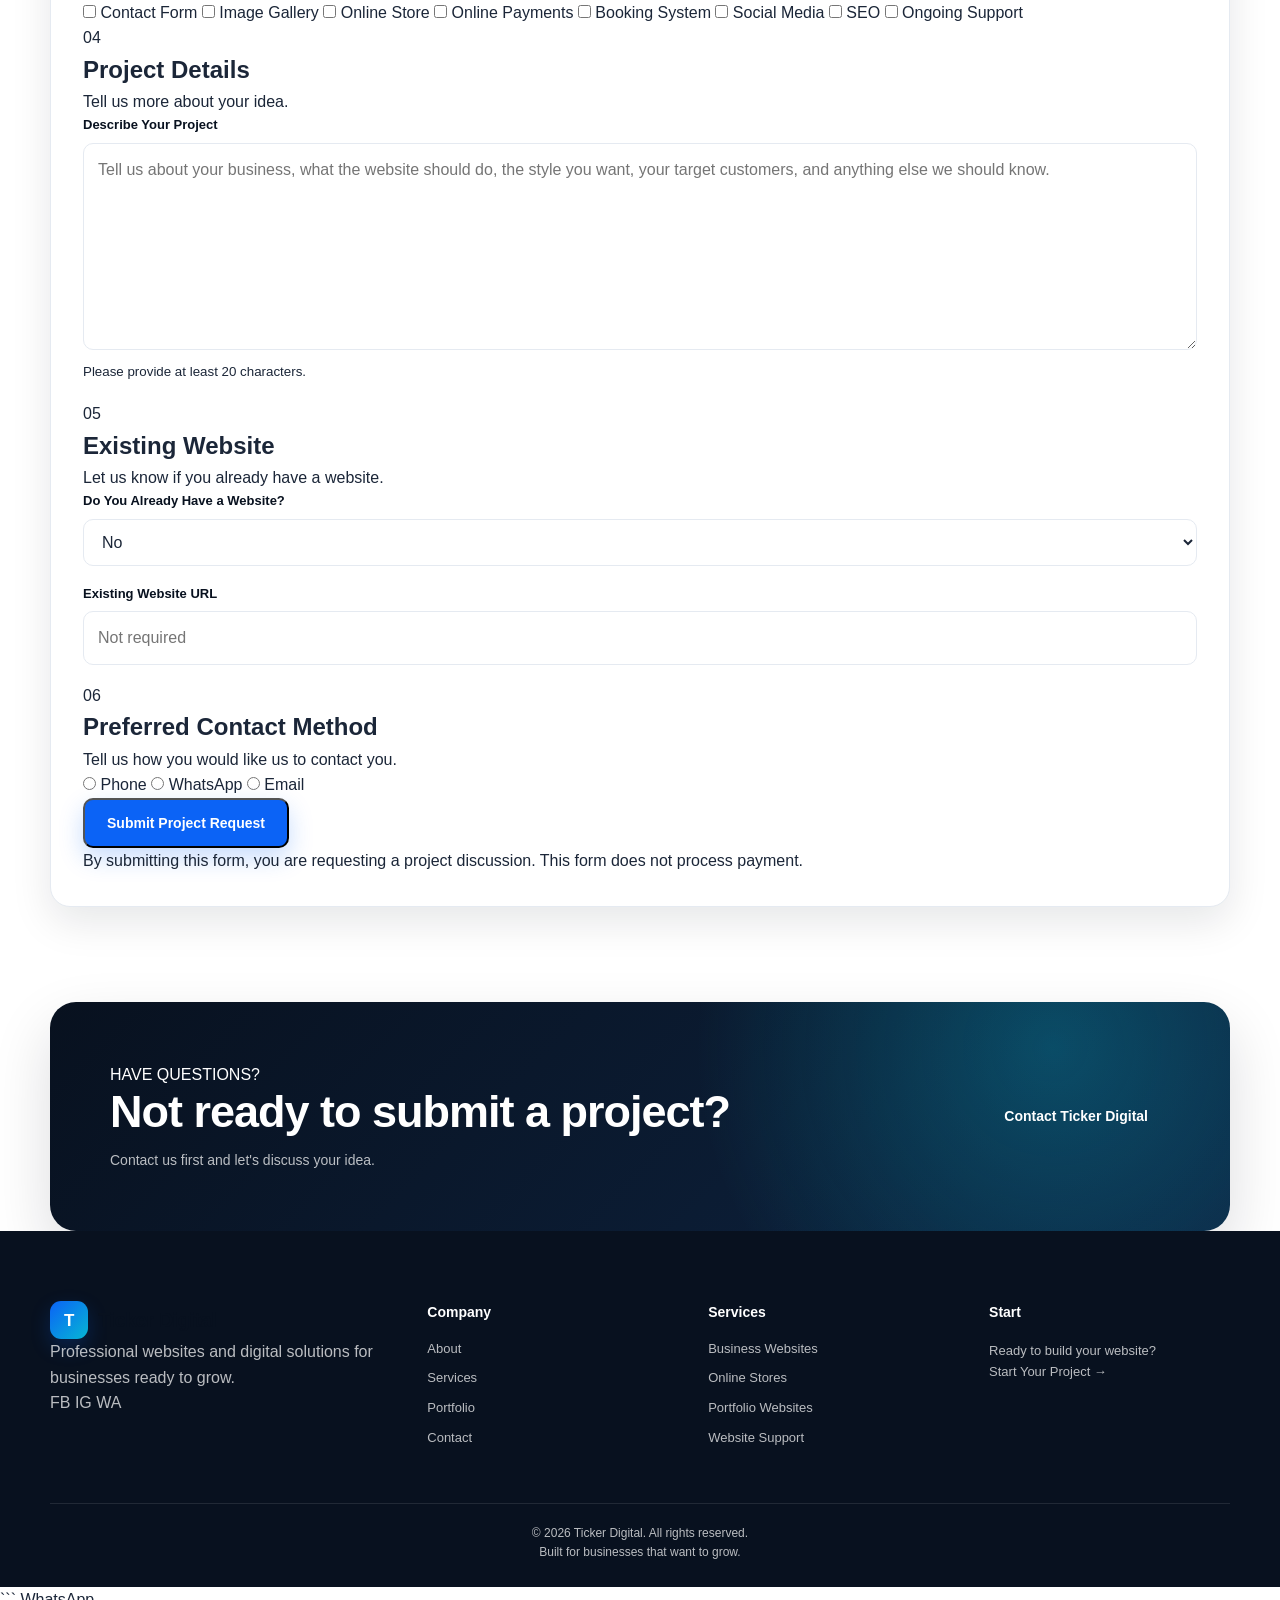
<file: order.html>
<!DOCTYPE html>

<html lang="en">

<head>
    <meta charset="UTF-8">
    <meta name="viewport" content="width=device-width, initial-scale=1.0">

```
<title>Start Your Project | Ticker Digital</title>

<meta
    name="description"
    content="Start your website project with Ticker Digital. Tell us about your business, website needs, features, and project goals."
>

<link rel="stylesheet" href="css/style.css">
<link rel="stylesheet" href="css/responsive.css">
```

</head>

<body>

```
<!-- =========================
     HEADER
     ========================= -->

<header class="site-header">

    <div class="container nav-container">

        <a href="index.html" class="logo" aria-label="Ticker Digital Home">

            <span class="logo-mark">T</span>

            <span class="logo-text">
                Ticker <span>Digital</span>
            </span>

        </a>

        <button
            class="menu-toggle"
            id="menuToggle"
            type="button"
            aria-label="Open navigation"
            aria-expanded="false"
        >
            <span></span>
            <span></span>
            <span></span>
        </button>

        <nav class="main-nav" id="mainNav">

            <a href="index.html">Home</a>
            <a href="services.html">Services</a>
            <a href="packages.html">Packages</a>
            <a href="portfolio.html">Portfolio</a>
            <a href="about.html">About</a>
            <a href="contact.html">Contact</a>

            <a href="order.html" class="nav-cta active">
                Start a Project
            </a>

        </nav>

    </div>

</header>


<!-- =========================
     PAGE HERO
     ========================= -->

<main>

    <section class="page-hero">

        <div class="container">

            <span class="section-label">
                START YOUR PROJECT
            </span>

            <h1>
                Let's Build Your
                <span>Website.</span>
            </h1>

            <p>
                Tell us about your business, your goals,
                and the website you want. We'll review
                your request and contact you to discuss
                the project.
            </p>

        </div>

    </section>


    <!-- =========================
         ORDER SECTION
         ========================= -->

    <section class="section order-section">

        <div class="container">

            <div class="order-grid">

                <!-- =========================
                     FORM INFORMATION
                     ========================= -->

                <div class="order-info">

                    <span class="section-label">
                        PROJECT REQUEST
                    </span>

                    <h2>
                        Tell us about your project.
                    </h2>

                    <p>
                        Complete the form with as much
                        information as possible. This helps
                        us understand what you need before
                        we contact you.
                    </p>

                    <div class="order-info-list">

                        <div class="order-info-item">

                            <strong>01</strong>

                            <div>
                                <h3>Tell us what you need</h3>
                                <p>
                                    Choose your website type,
                                    package, pages, and features.
                                </p>
                            </div>

                        </div>

                        <div class="order-info-item">

                            <strong>02</strong>

                            <div>
                                <h3>Describe your idea</h3>
                                <p>
                                    Explain your business,
                                    goals, and anything important
                                    about the project.
                                </p>
                            </div>

                        </div>

                        <div class="order-info-item">

                            <strong>03</strong>

                            <div>
                                <h3>We'll contact you</h3>
                                <p>
                                    We'll review your request
                                    and contact you using your
                                    preferred method.
                                </p>
                            </div>

                        </div>

                    </div>

                </div>


                <!-- =========================
                     PROJECT FORM
                     ========================= -->

                <div class="order-form-wrapper">

                    <form
                        class="project-form"
                        id="projectForm"
                        action="https://formspree.io/f/mwlpdggn"
                        method="POST"
                    >

                        <!-- Formspree email subject -->

                        <input
                            type="hidden"
                            name="_subject"
                            value="New Ticker Digital Project Request"
                        >


                        <!-- =========================
                             PERSONAL INFORMATION
                             ========================= -->

                        <div class="form-section">

                            <div class="form-section-heading">

                                <span>01</span>

                                <div>
                                    <h2>Your Information</h2>
                                    <p>
                                        Tell us how we can reach you.
                                    </p>
                                </div>

                            </div>


                            <div class="form-row">

                                <div class="form-group">

                                    <label for="fullName">
                                        Full Name
                                    </label>

                                    <input
                                        type="text"
                                        id="fullName"
                                        name="fullName"
                                        placeholder="Your full name"
                                        autocomplete="name"
                                        required
                                    >

                                </div>


                                <div class="form-group">

                                    <label for="businessName">
                                        Business Name
                                    </label>

                                    <input
                                        type="text"
                                        id="businessName"
                                        name="businessName"
                                        placeholder="Your business name"
                                        required
                                    >

                                </div>

                            </div>


                            <div class="form-row">

                                <div class="form-group">

                                    <label for="email">
                                        Email Address
                                    </label>

                                    <input
                                        type="email"
                                        id="email"
                                        name="email"
                                        placeholder="you@example.com"
                                        autocomplete="email"
                                        required
                                    >

                                </div>


                                <div class="form-group">

                                    <label for="phone">
                                        Phone Number
                                    </label>

                                    <input
                                        type="tel"
                                        id="phone"
                                        name="phone"
                                        placeholder="Your phone number"
                                        autocomplete="tel"
                                        required
                                    >

                                </div>

                            </div>

                        </div>


                        <!-- =========================
                             WEBSITE INFORMATION
                             ========================= -->

                        <div class="form-section">

                            <div class="form-section-heading">

                                <span>02</span>

                                <div>
                                    <h2>Website Details</h2>
                                    <p>
                                        Tell us what you want to build.
                                    </p>
                                </div>

                            </div>


                            <div class="form-group">

                                <label for="websiteType">
                                    Website Type
                                </label>

                                <select
                                    id="websiteType"
                                    name="websiteType"
                                    required
                                >

                                    <option value="">
                                        Select website type
                                    </option>

                                    <option value="Business Website">
                                        Business Website
                                    </option>

                                    <option value="Online Store">
                                        Online Store
                                    </option>

                                    <option value="Portfolio Website">
                                        Portfolio Website
                                    </option>

                                    <option value="Service Business Website">
                                        Service Business Website
                                    </option>

                                    <option value="Custom Website">
                                        Custom Website
                                    </option>

                                    <option value="I'm Not Sure Yet">
                                        I'm Not Sure Yet
                                    </option>

                                </select>

                            </div>


                            <div class="form-row">

                                <div class="form-group">

                                    <label for="package">
                                        Package
                                    </label>

                                    <select
                                        id="package"
                                        name="package"
                                    >

                                        <option value="">
                                            Select a package
                                        </option>

                                        <option value="starter">
                                            Starter
                                        </option>

                                        <option value="professional">
                                            Professional
                                        </option>

                                        <option value="online-store">
                                            Online Store
                                        </option>

                                        <option value="custom">
                                            Custom Project
                                        </option>

                                        <option value="not-sure">
                                            I'm Not Sure Yet
                                        </option>

                                    </select>

                                </div>


                                <div class="form-group">

                                    <label for="pages">
                                        Number of Pages
                                    </label>

                                    <select
                                        id="pages"
                                        name="pages"
                                    >

                                        <option value="">
                                            Select number of pages
                                        </option>

                                        <option value="1-3">
                                            1–3 pages
                                        </option>

                                        <option value="4-6">
                                            4–6 pages
                                        </option>

                                        <option value="7-10">
                                            7–10 pages
                                        </option>

                                        <option value="more-than-10">
                                            More than 10 pages
                                        </option>

                                        <option value="not-sure">
                                            I'm Not Sure Yet
                                        </option>

                                    </select>

                                </div>

                            </div>

                        </div>


                        <!-- =========================
                             FEATURES
                             ========================= -->

                        <div class="form-section">

                            <div class="form-section-heading">

                                <span>03</span>

                                <div>
                                    <h2>Website Features</h2>
                                    <p>
                                        Select the features you may need.
                                    </p>
                                </div>

                            </div>


                            <div class="checkbox-grid">

                                <label class="checkbox-item">

                                    <input
                                        type="checkbox"
                                        name="features"
                                        value="Contact Form"
                                    >

                                    <span>
                                        Contact Form
                                    </span>

                                </label>


                                <label class="checkbox-item">

                                    <input
                                        type="checkbox"
                                        name="features"
                                        value="Image Gallery"
                                    >

                                    <span>
                                        Image Gallery
                                    </span>

                                </label>


                                <label class="checkbox-item">

                                    <input
                                        type="checkbox"
                                        name="features"
                                        value="Online Store"
                                    >

                                    <span>
                                        Online Store
                                    </span>

                                </label>


                                <label class="checkbox-item">

                                    <input
                                        type="checkbox"
                                        name="features"
                                        value="Online Payments"
                                    >

                                    <span>
                                        Online Payments
                                    </span>

                                </label>


                                <label class="checkbox-item">

                                    <input
                                        type="checkbox"
                                        name="features"
                                        value="Booking System"
                                    >

                                    <span>
                                        Booking System
                                    </span>

                                </label>


                                <label class="checkbox-item">

                                    <input
                                        type="checkbox"
                                        name="features"
                                        value="Social Media Integration"
                                    >

                                    <span>
                                        Social Media
                                    </span>

                                </label>


                                <label class="checkbox-item">

                                    <input
                                        type="checkbox"
                                        name="features"
                                        value="SEO"
                                    >

                                    <span>
                                        SEO
                                    </span>

                                </label>


                                <label class="checkbox-item">

                                    <input
                                        type="checkbox"
                                        name="features"
                                        value="Ongoing Support"
                                    >

                                    <span>
                                        Ongoing Support
                                    </span>

                                </label>

                            </div>

                        </div>


                        <!-- =========================
                             PROJECT DESCRIPTION
                             ========================= -->

                        <div class="form-section">

                            <div class="form-section-heading">

                                <span>04</span>

                                <div>
                                    <h2>Project Details</h2>
                                    <p>
                                        Tell us more about your idea.
                                    </p>
                                </div>

                            </div>


                            <div class="form-group">

                                <label for="projectDetails">
                                    Describe Your Project
                                </label>

                                <textarea
                                    id="projectDetails"
                                    name="projectDetails"
                                    rows="7"
                                    minlength="20"
                                    placeholder="Tell us about your business, what the website should do, the style you want, your target customers, and anything else we should know."
                                    required
                                ></textarea>

                                <small>
                                    Please provide at least 20 characters.
                                </small>

                            </div>

                        </div>


                        <!-- =========================
                             EXISTING WEBSITE
                             ========================= -->

                        <div class="form-section">

                            <div class="form-section-heading">

                                <span>05</span>

                                <div>
                                    <h2>Existing Website</h2>
                                    <p>
                                        Let us know if you already have a website.
                                    </p>
                                </div>

                            </div>


                            <div class="form-group">

                                <label for="existingWebsite">
                                    Do You Already Have a Website?
                                </label>

                                <select
                                    id="existingWebsite"
                                    name="existingWebsite"
                                >

                                    <option value="no">
                                        No
                                    </option>

                                    <option value="yes">
                                        Yes
                                    </option>

                                    <option value="old">
                                        Yes, but I want to replace it
                                    </option>

                                </select>

                            </div>


                            <div class="form-group">

                                <label for="websiteUrl">
                                    Existing Website URL
                                </label>

                                <input
                                    type="url"
                                    id="websiteUrl"
                                    name="websiteUrl"
                                    placeholder="https://yourwebsite.com"
                                    disabled
                                >

                            </div>

                        </div>


                        <!-- =========================
                             CONTACT PREFERENCE
                             ========================= -->

                        <div class="form-section">

                            <div class="form-section-heading">

                                <span>06</span>

                                <div>
                                    <h2>Preferred Contact Method</h2>
                                    <p>
                                        Tell us how you would like us to contact you.
                                    </p>
                                </div>

                            </div>


                            <div class="radio-group">

                                <label class="radio-item">

                                    <input
                                        type="radio"
                                        name="contactMethod"
                                        value="Phone"
                                        required
                                    >

                                    <span>
                                        Phone
                                    </span>

                                </label>


                                <label class="radio-item">

                                    <input
                                        type="radio"
                                        name="contactMethod"
                                        value="WhatsApp"
                                    >

                                    <span>
                                        WhatsApp
                                    </span>

                                </label>


                                <label class="radio-item">

                                    <input
                                        type="radio"
                                        name="contactMethod"
                                        value="Email"
                                    >

                                    <span>
                                        Email
                                    </span>

                                </label>

                            </div>

                        </div>


                        <!-- =========================
                             SUBMIT
                             ========================= -->

                        <div class="form-submit">

                            <button
                                type="submit"
                                class="btn btn-primary"
                            >
                                Submit Project Request
                            </button>

                            <p>
                                By submitting this form, you are
                                requesting a project discussion.
                                This form does not process payment.
                            </p>

                        </div>

                    </form>

                </div>

            </div>

        </div>

    </section>


    <!-- =========================
         FINAL CTA
         ========================= -->

    <section class="cta-section">

        <div class="container">

            <div class="cta-box">

                <div>

                    <span class="section-label">
                        HAVE QUESTIONS?
                    </span>

                    <h2>
                        Not ready to submit a project?
                    </h2>

                    <p>
                        Contact us first and let's discuss
                        your idea.
                    </p>

                </div>

                <a
                    href="contact.html"
                    class="btn btn-light"
                >
                    Contact Ticker Digital
                </a>

            </div>

        </div>

    </section>

</main>


<!-- =========================
     FOOTER
     ========================= -->

<footer class="site-footer">

    <div class="container">

        <div class="footer-grid">

            <div class="footer-brand">

                <a
                    href="index.html"
                    class="logo"
                    aria-label="Ticker Digital Home"
                >

                    <span class="logo-mark">T</span>

                    <span class="logo-text">
                        Ticker <span>Digital</span>
                    </span>

                </a>

                <p>
                    Professional websites and digital
                    solutions for businesses ready to grow.
                </p>

                <div class="footer-socials">

                    <a href="#" aria-label="Facebook">
                        FB
                    </a>

                    <a href="#" aria-label="Instagram">
                        IG
                    </a>

                    <a href="#" aria-label="WhatsApp">
                        WA
                    </a>

                </div>

            </div>


            <div class="footer-column">

                <h3>Company</h3>

                <a href="about.html">About</a>
                <a href="services.html">Services</a>
                <a href="portfolio.html">Portfolio</a>
                <a href="contact.html">Contact</a>

            </div>


            <div class="footer-column">

                <h3>Services</h3>

                <a href="services.html">
                    Business Websites
                </a>

                <a href="services.html">
                    Online Stores
                </a>

                <a href="services.html">
                    Portfolio Websites
                </a>

                <a href="services.html">
                    Website Support
                </a>

            </div>


            <div class="footer-column">

                <h3>Start</h3>

                <p>
                    Ready to build your website?
                </p>

                <a
                    href="order.html"
                    class="footer-project-link"
                >
                    Start Your Project →
                </a>

            </div>

        </div>


        <div class="footer-bottom">

            <p>
                © <span id="currentYear"></span>
                Ticker Digital. All rights reserved.
            </p>

            <p>
                Built for businesses that want to grow.
            </p>

        </div>

    </div>

</footer>


<!-- =========================
     JAVASCRIPT
     ========================= -->

<script src="js/script.js"></script>
```

</body>

</html>
</file>
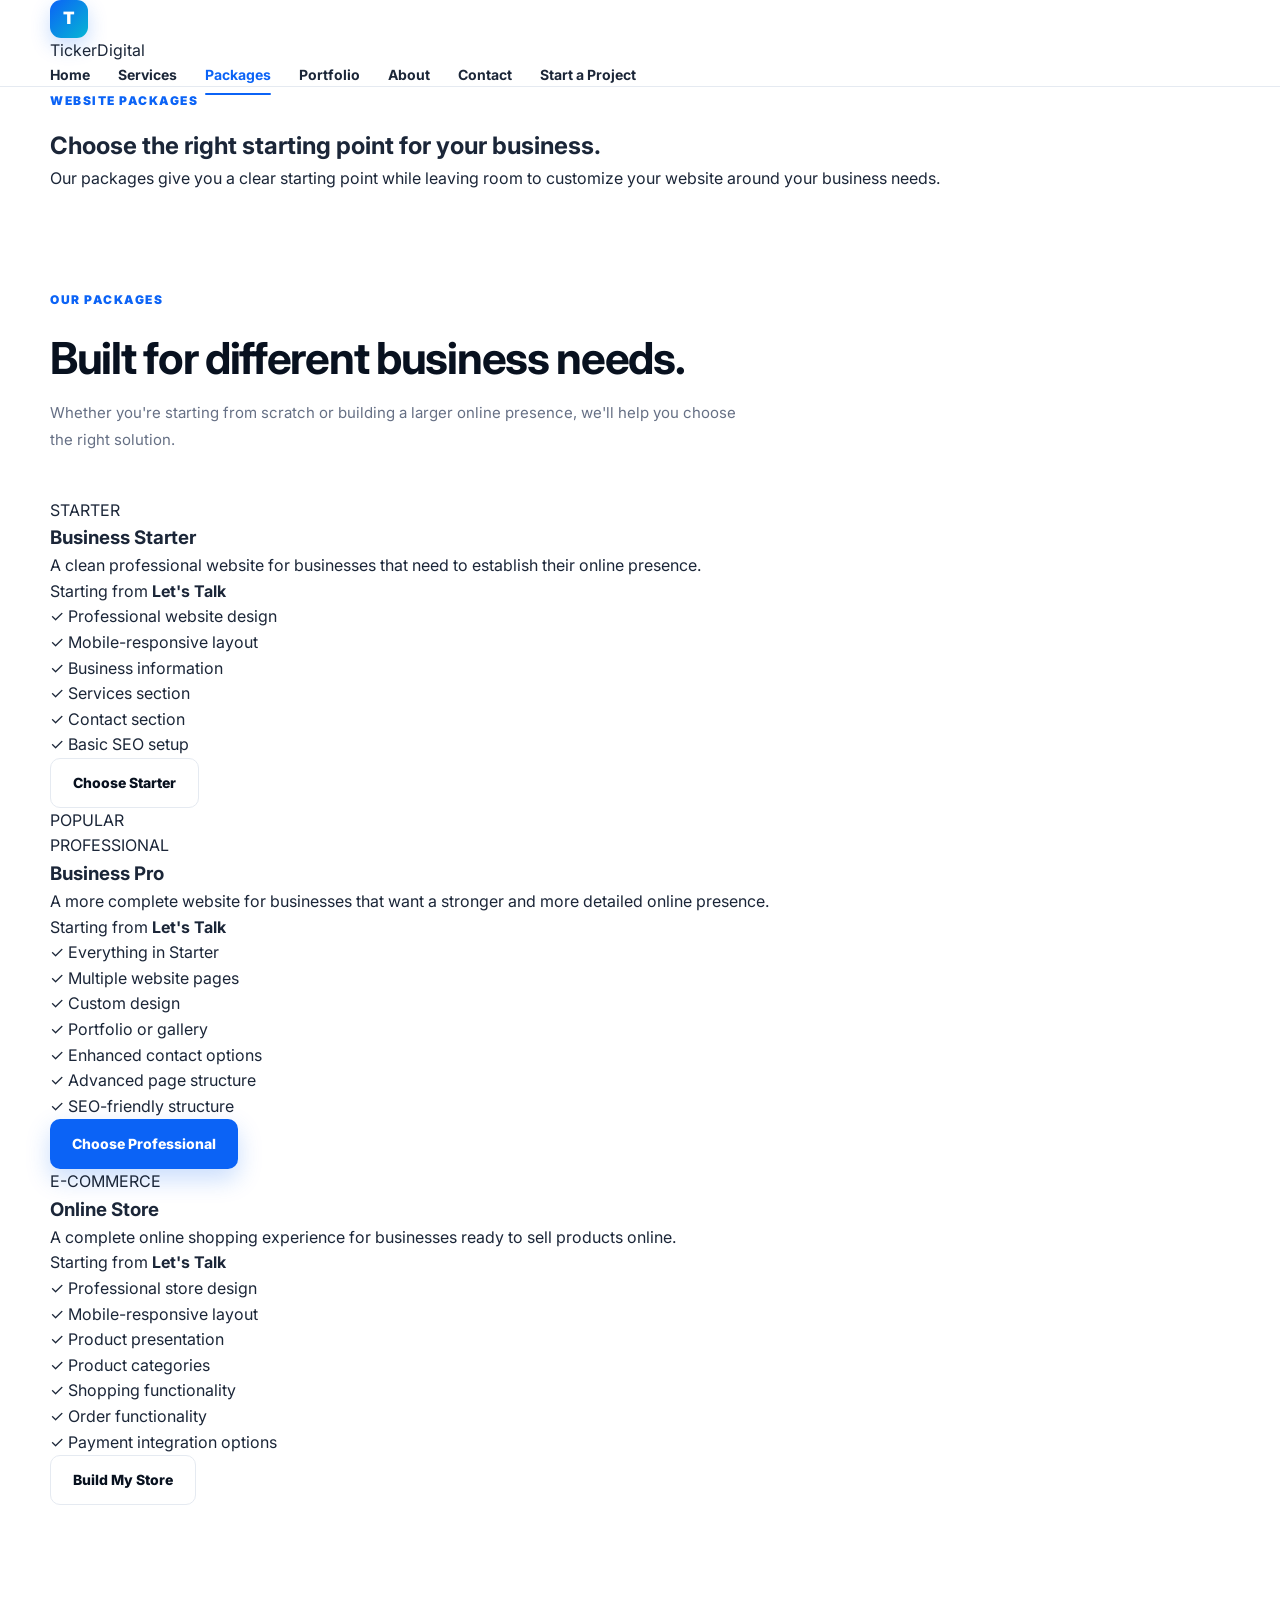
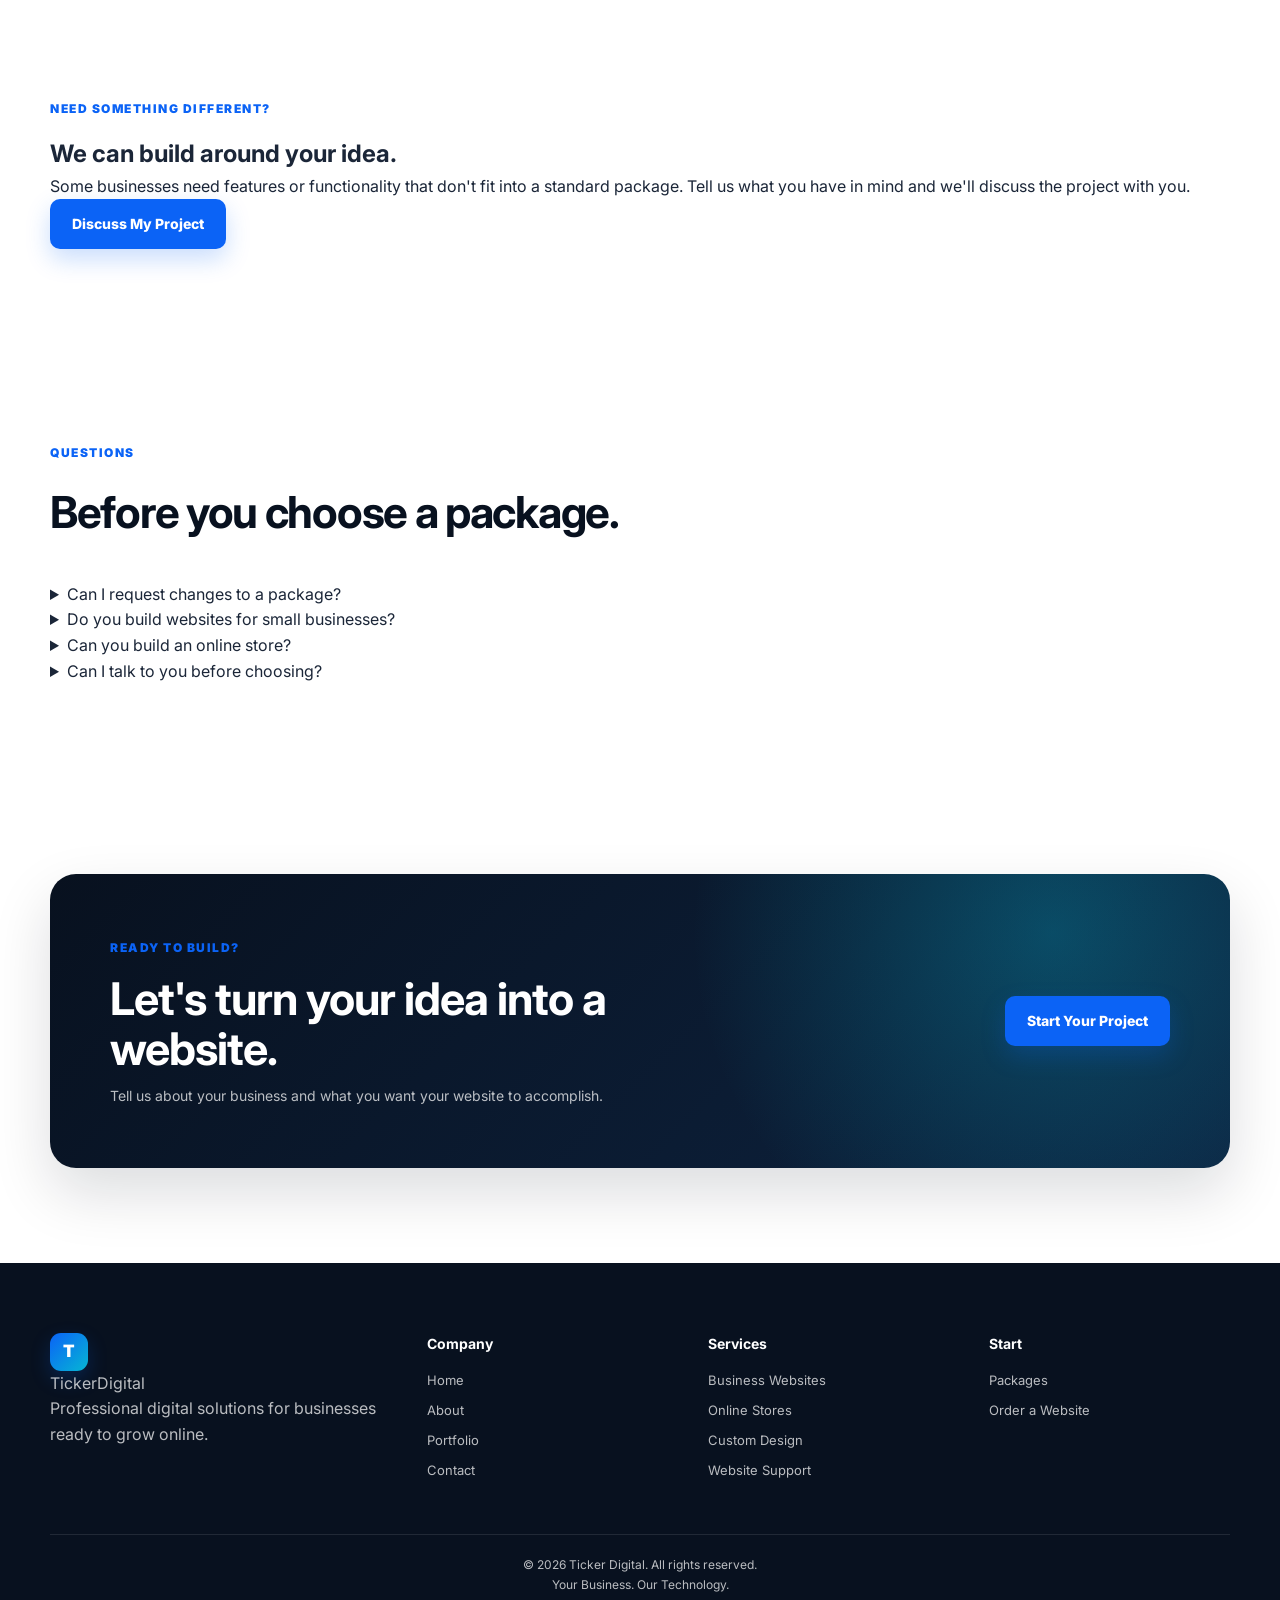
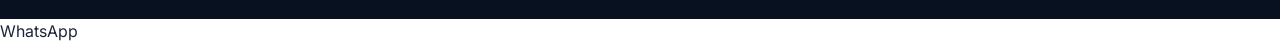
<file: packages.html>
<!DOCTYPE html>
<html lang="en">
<head>
    <meta charset="UTF-8">
    <meta name="viewport" content="width=device-width, initial-scale=1.0">

    <meta
        name="description"
        content="Choose a Ticker Digital website package designed for your business needs."
    >

    <meta
        name="keywords"
        content="website packages, web design packages, business websites, Ticker Digital, Liberia"
    >

    <meta name="author" content="Ticker Digital">

    <meta property="og:title" content="Packages | Ticker Digital">
    <meta
        property="og:description"
        content="Professional website solutions for businesses ready to grow online."
    >
    <meta property="og:type" content="website">

    <title>Packages | Ticker Digital</title>

    <link rel="preconnect" href="https://fonts.googleapis.com">
    <link rel="preconnect" href="https://fonts.gstatic.com" crossorigin>

    <link
        href="https://fonts.googleapis.com/css2?family=Inter:wght@400;500;600;700;800&display=swap"
        rel="stylesheet"
    >

    <link rel="stylesheet" href="css/style.css">
    <link rel="stylesheet" href="css/responsive.css">
</head>

<body>

    <!-- =========================
         HEADER
    ========================== -->
    <header class="site-header">
        <div class="container header-inner">

            <a href="index.html" class="brand" aria-label="Ticker Digital home">
                <span class="logo-mark">T</span>

                <span class="logo-text">
                    Ticker<span>Digital</span>
                </span>
            </a>

            <button
                class="menu-toggle"
                id="menuToggle"
                type="button"
                aria-label="Open navigation menu"
                aria-expanded="false"
                aria-controls="mainNav"
            >
                <span></span>
                <span></span>
                <span></span>
            </button>

            <nav class="main-nav" id="mainNav" aria-label="Main navigation">

                <a href="index.html">Home</a>

                <a href="services.html">Services</a>

                <a href="packages.html" class="active">
                    Packages
                </a>

                <a href="portfolio.html">
                    Portfolio
                </a>

                <a href="about.html">
                    About
                </a>

                <a href="contact.html">
                    Contact
                </a>

                <a href="order.html" class="nav-cta">
                    Start a Project
                </a>

            </nav>

        </div>
    </header>


    <main>

        <!-- =========================
             PAGE HERO
        ========================== -->
        <section class="page-hero">
            <div class="container">

                <span class="eyebrow">
                    WEBSITE PACKAGES
                </span>

                <h1>
                    Choose the right starting point for your business.
                </h1>

                <p>
                    Our packages give you a clear starting point while leaving
                    room to customize your website around your business needs.
                </p>

            </div>
        </section>


        <!-- =========================
             PACKAGES
        ========================== -->
        <section class="packages-section section">

            <div class="container">

                <div class="section-heading">

                    <span class="eyebrow">
                        OUR PACKAGES
                    </span>

                    <h2>
                        Built for different business needs.
                    </h2>

                    <p>
                        Whether you're starting from scratch or building a
                        larger online presence, we'll help you choose the
                        right solution.
                    </p>

                </div>


                <div class="packages-grid">


                    <!-- =========================
                         PACKAGE 1
                    ========================== -->
                    <article class="package-card">

                        <div class="package-top">

                            <span class="package-label">
                                STARTER
                            </span>

                            <h3>
                                Business Starter
                            </h3>

                            <p>
                                A clean professional website for businesses
                                that need to establish their online presence.
                            </p>

                        </div>


                        <div class="package-price">
                            <span class="price-note">
                                Starting from
                            </span>

                            <strong>
                                Let's Talk
                            </strong>
                        </div>


                        <ul class="package-features">

                            <li>
                                <span>✓</span>
                                Professional website design
                            </li>

                            <li>
                                <span>✓</span>
                                Mobile-responsive layout
                            </li>

                            <li>
                                <span>✓</span>
                                Business information
                            </li>

                            <li>
                                <span>✓</span>
                                Services section
                            </li>

                            <li>
                                <span>✓</span>
                                Contact section
                            </li>

                            <li>
                                <span>✓</span>
                                Basic SEO setup
                            </li>

                        </ul>


                        <a
                            href="order.html"
                            class="btn btn-secondary package-button"
                        >
                            Choose Starter
                        </a>

                    </article>


                    <!-- =========================
                         PACKAGE 2
                    ========================== -->
                    <article class="package-card package-featured">

                        <div class="featured-badge">
                            POPULAR
                        </div>

                        <div class="package-top">

                            <span class="package-label">
                                PROFESSIONAL
                            </span>

                            <h3>
                                Business Pro
                            </h3>

                            <p>
                                A more complete website for businesses that
                                want a stronger and more detailed online presence.
                            </p>

                        </div>


                        <div class="package-price">
                            <span class="price-note">
                                Starting from
                            </span>

                            <strong>
                                Let's Talk
                            </strong>
                        </div>


                        <ul class="package-features">

                            <li>
                                <span>✓</span>
                                Everything in Starter
                            </li>

                            <li>
                                <span>✓</span>
                                Multiple website pages
                            </li>

                            <li>
                                <span>✓</span>
                                Custom design
                            </li>

                            <li>
                                <span>✓</span>
                                Portfolio or gallery
                            </li>

                            <li>
                                <span>✓</span>
                                Enhanced contact options
                            </li>

                            <li>
                                <span>✓</span>
                                Advanced page structure
                            </li>

                            <li>
                                <span>✓</span>
                                SEO-friendly structure
                            </li>

                        </ul>


                        <a
                            href="order.html"
                            class="btn btn-primary package-button"
                        >
                            Choose Professional
                        </a>

                    </article>


                    <!-- =========================
                         PACKAGE 3
                    ========================== -->
                    <article class="package-card">

                        <div class="package-top">

                            <span class="package-label">
                                E-COMMERCE
                            </span>

                            <h3>
                                Online Store
                            </h3>

                            <p>
                                A complete online shopping experience for
                                businesses ready to sell products online.
                            </p>

                        </div>


                        <div class="package-price">
                            <span class="price-note">
                                Starting from
                            </span>

                            <strong>
                                Let's Talk
                            </strong>
                        </div>


                        <ul class="package-features">

                            <li>
                                <span>✓</span>
                                Professional store design
                            </li>

                            <li>
                                <span>✓</span>
                                Mobile-responsive layout
                            </li>

                            <li>
                                <span>✓</span>
                                Product presentation
                            </li>

                            <li>
                                <span>✓</span>
                                Product categories
                            </li>

                            <li>
                                <span>✓</span>
                                Shopping functionality
                            </li>

                            <li>
                                <span>✓</span>
                                Order functionality
                            </li>

                            <li>
                                <span>✓</span>
                                Payment integration options
                            </li>

                        </ul>


                        <a
                            href="order.html"
                            class="btn btn-secondary package-button"
                        >
                            Build My Store
                        </a>

                    </article>

                </div>

            </div>

        </section>


        <!-- =========================
             CUSTOM PROJECT
        ========================== -->
        <section class="custom-package-section section">

            <div class="container">

                <div class="custom-package-box">

                    <div>

                        <span class="eyebrow">
                            NEED SOMETHING DIFFERENT?
                        </span>

                        <h2>
                            We can build around your idea.
                        </h2>

                        <p>
                            Some businesses need features or functionality
                            that don't fit into a standard package. Tell us
                            what you have in mind and we'll discuss the project
                            with you.
                        </p>

                    </div>


                    <a
                        href="order.html"
                        class="btn btn-primary"
                    >
                        Discuss My Project
                    </a>

                </div>

            </div>

        </section>


        <!-- =========================
             FAQ
        ========================== -->
        <section class="faq-section section">

            <div class="container">

                <div class="section-heading">

                    <span class="eyebrow">
                        QUESTIONS
                    </span>

                    <h2>
                        Before you choose a package.
                    </h2>

                </div>


                <div class="faq-list">

                    <details class="faq-item">
                        <summary>
                            Can I request changes to a package?
                        </summary>

                        <p>
                            Yes. Packages provide a starting point. Your
                            website can be discussed and customized according
                            to your business requirements.
                        </p>
                    </details>


                    <details class="faq-item">
                        <summary>
                            Do you build websites for small businesses?
                        </summary>

                        <p>
                            Yes. Ticker Digital is focused on creating
                            professional digital solutions for businesses
                            that want to establish or improve their online
                            presence.
                        </p>
                    </details>


                    <details class="faq-item">
                        <summary>
                            Can you build an online store?
                        </summary>

                        <p>
                            Yes. Online-store projects can include product
                            displays, shopping functionality, order features,
                            and payment integration depending on the project.
                        </p>
                    </details>


                    <details class="faq-item">
                        <summary>
                            Can I talk to you before choosing?
                        </summary>

                        <p>
                            Absolutely. If you're not sure which option fits
                            your business, you can submit your project details
                            and we'll discuss what you need.
                        </p>
                    </details>

                </div>

            </div>

        </section>


        <!-- =========================
             CTA
        ========================== -->
        <section class="cta-section section">

            <div class="container">

                <div class="cta-box">

                    <div>

                        <span class="eyebrow">
                            READY TO BUILD?
                        </span>

                        <h2>
                            Let's turn your idea into a website.
                        </h2>

                        <p>
                            Tell us about your business and what you want
                            your website to accomplish.
                        </p>

                    </div>


                    <a
                        href="order.html"
                        class="btn btn-primary"
                    >
                        Start Your Project
                    </a>

                </div>

            </div>

        </section>

    </main>


    <!-- =========================
         FOOTER
    ========================== -->
    <footer class="site-footer">

        <div class="container">

            <div class="footer-grid">


                <div class="footer-brand">

                    <a href="index.html" class="brand">

                        <span class="logo-mark">
                            T
                        </span>

                        <span class="logo-text">
                            Ticker<span>Digital</span>
                        </span>

                    </a>

                    <p>
                        Professional digital solutions for businesses ready
                        to grow online.
                    </p>

                </div>


                <div class="footer-column">

                    <h3>
                        Company
                    </h3>

                    <a href="index.html">
                        Home
                    </a>

                    <a href="about.html">
                        About
                    </a>

                    <a href="portfolio.html">
                        Portfolio
                    </a>

                    <a href="contact.html">
                        Contact
                    </a>

                </div>


                <div class="footer-column">

                    <h3>
                        Services
                    </h3>

                    <a href="services.html">
                        Business Websites
                    </a>

                    <a href="services.html">
                        Online Stores
                    </a>

                    <a href="services.html">
                        Custom Design
                    </a>

                    <a href="services.html">
                        Website Support
                    </a>

                </div>


                <div class="footer-column">

                    <h3>
                        Start
                    </h3>

                    <a href="packages.html">
                        Packages
                    </a>

                    <a href="order.html">
                        Order a Website
                    </a>

                </div>

            </div>


            <div class="footer-bottom">

                <p>
                    © <span id="currentYear"></span>
                    Ticker Digital. All rights reserved.
                </p>

                <p>
                    Your Business. Our Technology.
                </p>

            </div>

        </div>

    </footer>


    <script src="js/script.js"></script>

</body>
</html>
</file>
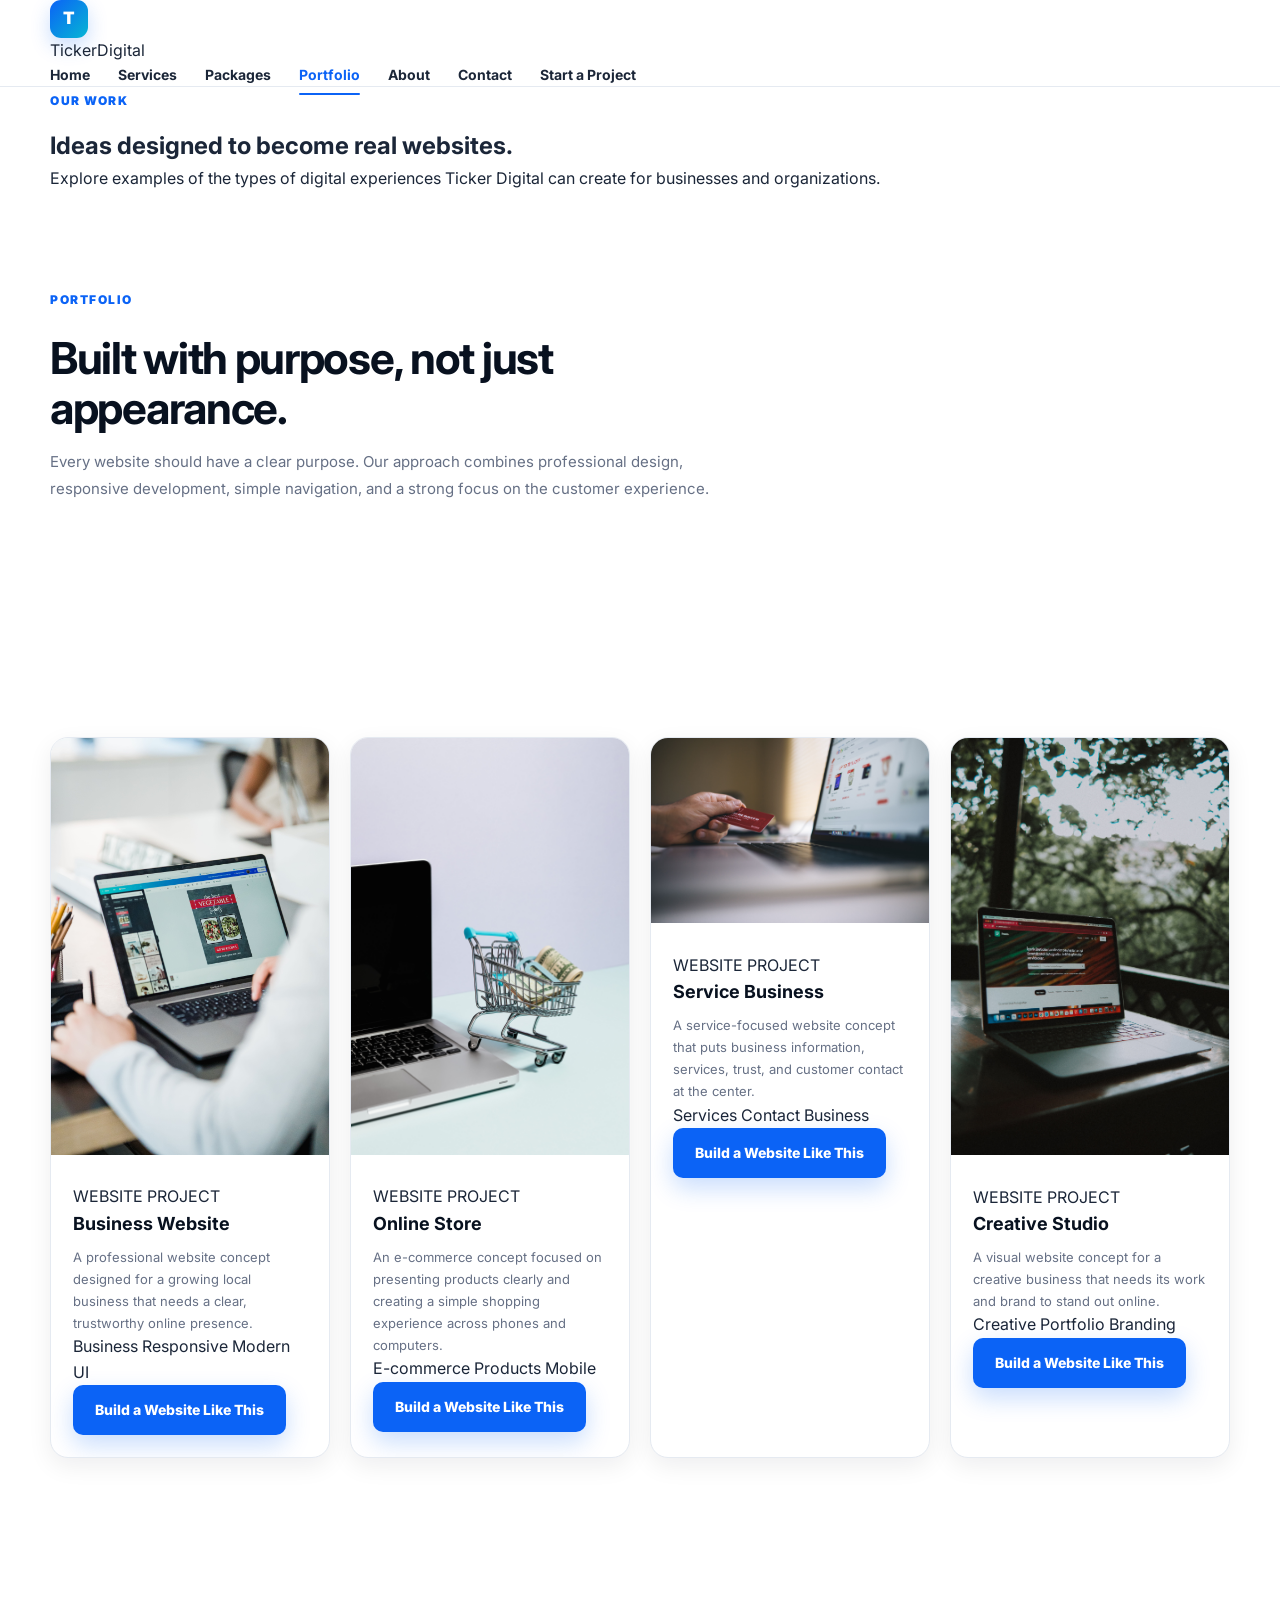
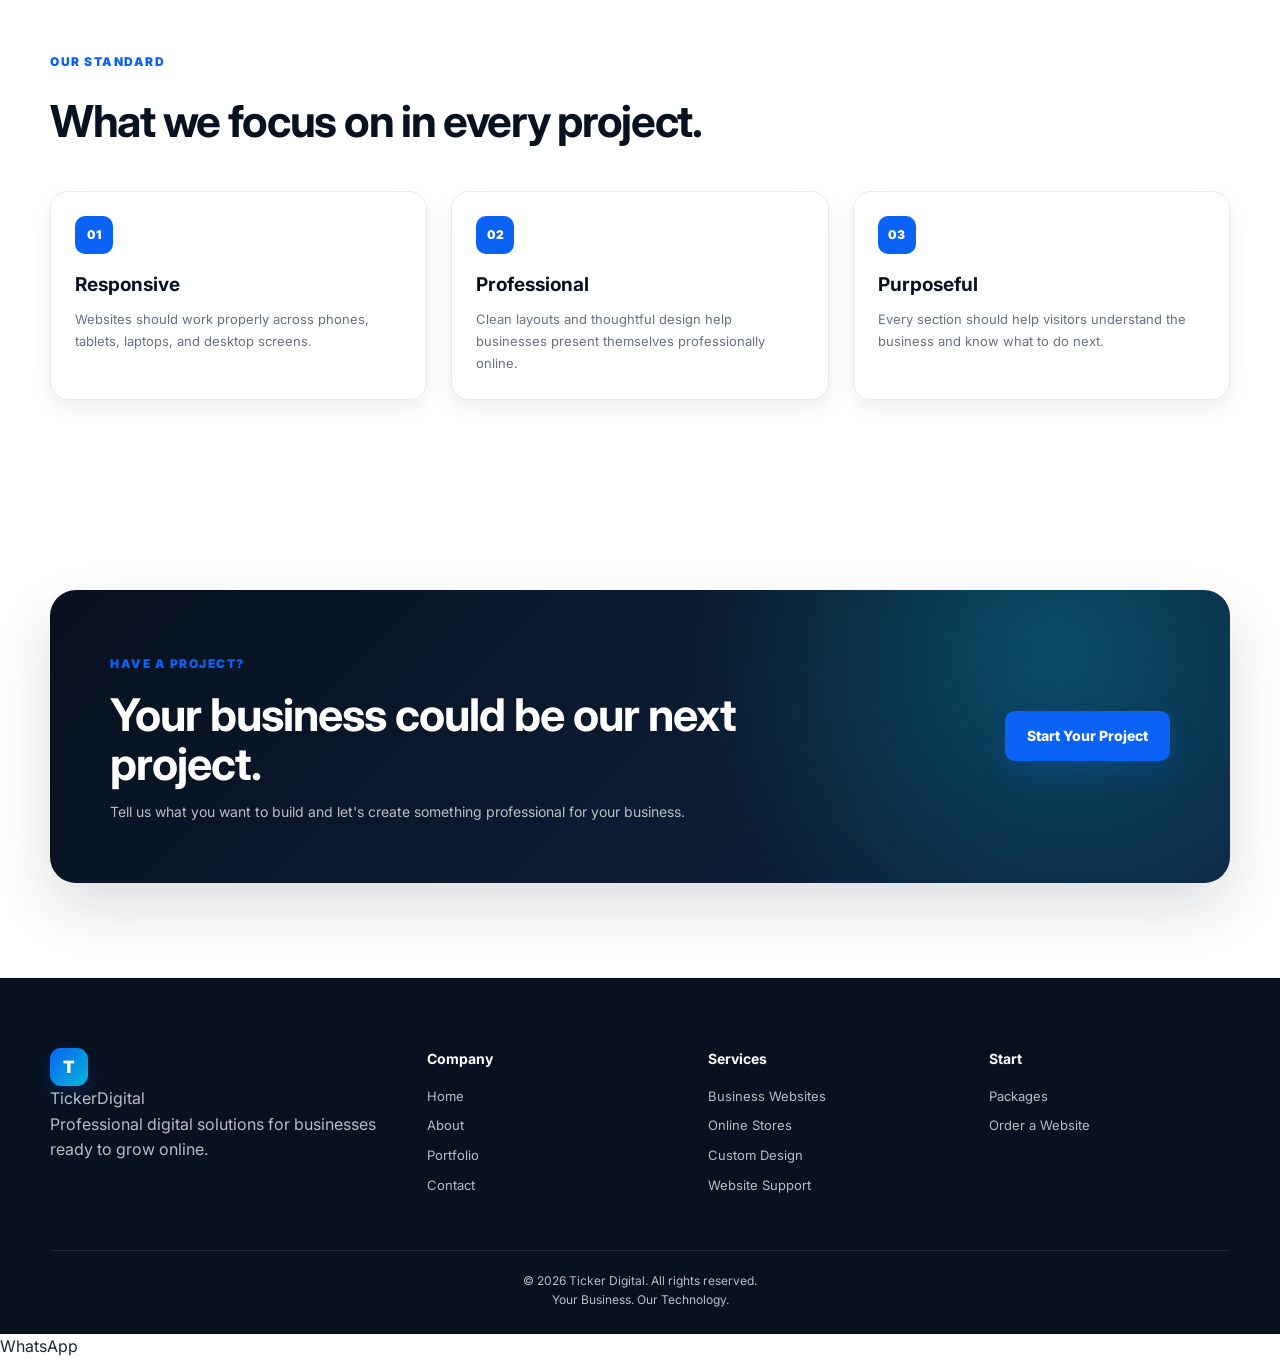
<file: portfolio.html>
<!DOCTYPE html>
<html lang="en">
<head>
    <meta charset="UTF-8">
    <meta name="viewport" content="width=device-width, initial-scale=1.0">

    <meta
        name="description"
        content="Explore website concepts and digital projects from Ticker Digital."
    >

    <meta
        name="keywords"
        content="Ticker Digital portfolio, web design, website projects, website concepts, Liberia"
    >

    <meta name="author" content="Ticker Digital">

    <meta property="og:title" content="Portfolio | Ticker Digital">
    <meta
        property="og:description"
        content="Explore website concepts and digital work created by Ticker Digital."
    >
    <meta property="og:type" content="website">

    <title>Portfolio | Ticker Digital</title>

    <link rel="preconnect" href="https://fonts.googleapis.com">
    <link rel="preconnect" href="https://fonts.gstatic.com" crossorigin>

    <link
        href="https://fonts.googleapis.com/css2?family=Inter:wght@400;500;600;700;800&display=swap"
        rel="stylesheet"
    >

    <link rel="stylesheet" href="css/style.css">
    <link rel="stylesheet" href="css/responsive.css">
</head>

<body>

    <!-- =========================
         HEADER
    ========================== -->
    <header class="site-header">

        <div class="container header-inner">

            <a href="index.html" class="brand" aria-label="Ticker Digital home">

                <span class="logo-mark">
                    T
                </span>

                <span class="logo-text">
                    Ticker<span>Digital</span>
                </span>

            </a>


            <button
                class="menu-toggle"
                id="menuToggle"
                type="button"
                aria-label="Open navigation menu"
                aria-expanded="false"
                aria-controls="mainNav"
            >
                <span></span>
                <span></span>
                <span></span>
            </button>


            <nav
                class="main-nav"
                id="mainNav"
                aria-label="Main navigation"
            >

                <a href="index.html">
                    Home
                </a>

                <a href="services.html">
                    Services
                </a>

                <a href="packages.html">
                    Packages
                </a>

                <a href="portfolio.html" class="active">
                    Portfolio
                </a>

                <a href="about.html">
                    About
                </a>

                <a href="contact.html">
                    Contact
                </a>

                <a href="order.html" class="nav-cta">
                    Start a Project
                </a>

            </nav>

        </div>

    </header>


    <main>

        <!-- =========================
             PAGE HERO
        ========================== -->
        <section class="page-hero">

            <div class="container">

                <span class="eyebrow">
                    OUR WORK
                </span>

                <h1>
                    Ideas designed to become real websites.
                </h1>

                <p>
                    Explore examples of the types of digital experiences
                    Ticker Digital can create for businesses and organizations.
                </p>

            </div>

        </section>


        <!-- =========================
             PORTFOLIO INTRO
        ========================== -->
        <section class="portfolio-intro section">

            <div class="container">

                <div class="section-heading">

                    <span class="eyebrow">
                        PORTFOLIO
                    </span>

                    <h2>
                        Built with purpose, not just appearance.
                    </h2>

                    <p>
                        Every website should have a clear purpose. Our approach
                        combines professional design, responsive development,
                        simple navigation, and a strong focus on the customer
                        experience.
                    </p>

                </div>

            </div>

        </section>


        <!-- =========================
             PROJECTS
        ========================== -->
        <section class="portfolio-section section">

            <div class="container">

                <div class="portfolio-grid">


                    <!-- =========================
                         PROJECT 1
                    ========================== -->
                    <article class="portfolio-card">

                        <div class="portfolio-preview">

                            <img
                                src="assets/images/portfolio-business.jpg"
                                alt="Professional business website project"
                                loading="lazy"
                            >

                        </div>


                        <div class="portfolio-content">

                            <span class="portfolio-category">
                                WEBSITE PROJECT
                            </span>

                            <h3>
                                Business Website
                            </h3>

                            <p>
                                A professional website concept designed for a
                                growing local business that needs a clear,
                                trustworthy online presence.
                            </p>

                            <div class="portfolio-tags">

                                <span>
                                    Business
                                </span>

                                <span>
                                    Responsive
                                </span>

                                <span>
                                    Modern UI
                                </span>

                            </div>

                            <a
                                href="order.html"
                                class="btn btn-primary"
                            >
                                Build a Website Like This
                            </a>

                        </div>

                    </article>


                    <!-- =========================
                         PROJECT 2
                    ========================== -->
                    <article class="portfolio-card">

                        <div class="portfolio-preview">

                            <img
                                src="assets/images/portfolio-store.jpg"
                                alt="Online store and e-commerce website project"
                                loading="lazy"
                            >

                        </div>


                        <div class="portfolio-content">

                            <span class="portfolio-category">
                                WEBSITE PROJECT
                            </span>

                            <h3>
                                Online Store
                            </h3>

                            <p>
                                An e-commerce concept focused on presenting
                                products clearly and creating a simple shopping
                                experience across phones and computers.
                            </p>

                            <div class="portfolio-tags">

                                <span>
                                    E-commerce
                                </span>

                                <span>
                                    Products
                                </span>

                                <span>
                                    Mobile
                                </span>

                            </div>

                            <a
                                href="order.html"
                                class="btn btn-primary"
                            >
                                Build a Website Like This
                            </a>

                        </div>

                    </article>


                    <!-- =========================
                         PROJECT 3
                    ========================== -->
                    <article class="portfolio-card">

                        <div class="portfolio-preview">

                            <img
                                src="assets/images/portfolio-service.jpg"
                                alt="Professional service business website project"
                                loading="lazy"
                            >

                        </div>


                        <div class="portfolio-content">

                            <span class="portfolio-category">
                                WEBSITE PROJECT
                            </span>

                            <h3>
                                Service Business
                            </h3>

                            <p>
                                A service-focused website concept that puts
                                business information, services, trust, and
                                customer contact at the center.
                            </p>

                            <div class="portfolio-tags">

                                <span>
                                    Services
                                </span>

                                <span>
                                    Contact
                                </span>

                                <span>
                                    Business
                                </span>

                            </div>

                            <a
                                href="order.html"
                                class="btn btn-primary"
                            >
                                Build a Website Like This
                            </a>

                        </div>

                    </article>


                    <!-- =========================
                         PROJECT 4
                    ========================== -->
                    <article class="portfolio-card">

                        <div class="portfolio-preview">

                            <img
                                src="assets/images/portfolio-creative.jpg"
                                alt="Creative studio and branding website project"
                                loading="lazy"
                            >

                        </div>


                        <div class="portfolio-content">

                            <span class="portfolio-category">
                                WEBSITE PROJECT
                            </span>

                            <h3>
                                Creative Studio
                            </h3>

                            <p>
                                A visual website concept for a creative
                                business that needs its work and brand to
                                stand out online.
                            </p>

                            <div class="portfolio-tags">

                                <span>
                                    Creative
                                </span>

                                <span>
                                    Portfolio
                                </span>

                                <span>
                                    Branding
                                </span>

                            </div>

                            <a
                                href="order.html"
                                class="btn btn-primary"
                            >
                                Build a Website Like This
                            </a>

                        </div>

                    </article>

                </div>

            </div>

        </section>


        <!-- =========================
             WHY OUR WEBSITES
        ========================== -->
        <section class="portfolio-values section">

            <div class="container">

                <div class="section-heading">

                    <span class="eyebrow">
                        OUR STANDARD
                    </span>

                    <h2>
                        What we focus on in every project.
                    </h2>

                </div>


                <div class="process-grid">

                    <div class="process-step">

                        <span class="process-number">
                            01
                        </span>

                        <h3>
                            Responsive
                        </h3>

                        <p>
                            Websites should work properly across phones,
                            tablets, laptops, and desktop screens.
                        </p>

                    </div>


                    <div class="process-step">

                        <span class="process-number">
                            02
                        </span>

                        <h3>
                            Professional
                        </h3>

                        <p>
                            Clean layouts and thoughtful design help businesses
                            present themselves professionally online.
                        </p>

                    </div>


                    <div class="process-step">

                        <span class="process-number">
                            03
                        </span>

                        <h3>
                            Purposeful
                        </h3>

                        <p>
                            Every section should help visitors understand the
                            business and know what to do next.
                        </p>

                    </div>

                </div>

            </div>

        </section>


        <!-- =========================
             CTA
        ========================== -->
        <section class="cta-section section">

            <div class="container">

                <div class="cta-box">

                    <div>

                        <span class="eyebrow">
                            HAVE A PROJECT?
                        </span>

                        <h2>
                            Your business could be our next project.
                        </h2>

                        <p>
                            Tell us what you want to build and let's create
                            something professional for your business.
                        </p>

                    </div>


                    <a
                        href="order.html"
                        class="btn btn-primary"
                    >
                        Start Your Project
                    </a>

                </div>

            </div>

        </section>

    </main>


    <!-- =========================
         FOOTER
    ========================== -->
    <footer class="site-footer">

        <div class="container">

            <div class="footer-grid">


                <div class="footer-brand">

                    <a href="index.html" class="brand">

                        <span class="logo-mark">
                            T
                        </span>

                        <span class="logo-text">
                            Ticker<span>Digital</span>
                        </span>

                    </a>

                    <p>
                        Professional digital solutions for businesses ready
                        to grow online.
                    </p>

                </div>


                <div class="footer-column">

                    <h3>
                        Company
                    </h3>

                    <a href="index.html">
                        Home
                    </a>

                    <a href="about.html">
                        About
                    </a>

                    <a href="portfolio.html">
                        Portfolio
                    </a>

                    <a href="contact.html">
                        Contact
                    </a>

                </div>


                <div class="footer-column">

                    <h3>
                        Services
                    </h3>

                    <a href="services.html">
                        Business Websites
                    </a>

                    <a href="services.html">
                        Online Stores
                    </a>

                    <a href="services.html">
                        Custom Design
                    </a>

                    <a href="services.html">
                        Website Support
                    </a>

                </div>


                <div class="footer-column">

                    <h3>
                        Start
                    </h3>

                    <a href="packages.html">
                        Packages
                    </a>

                    <a href="order.html">
                        Order a Website
                    </a>

                </div>

            </div>


            <div class="footer-bottom">

                <p>
                    © <span id="currentYear"></span>
                    Ticker Digital. All rights reserved.
                </p>

                <p>
                    Your Business. Our Technology.
                </p>

            </div>

        </div>

    </footer>


    <script src="js/script.js"></script>

</body>
</html>
</file>
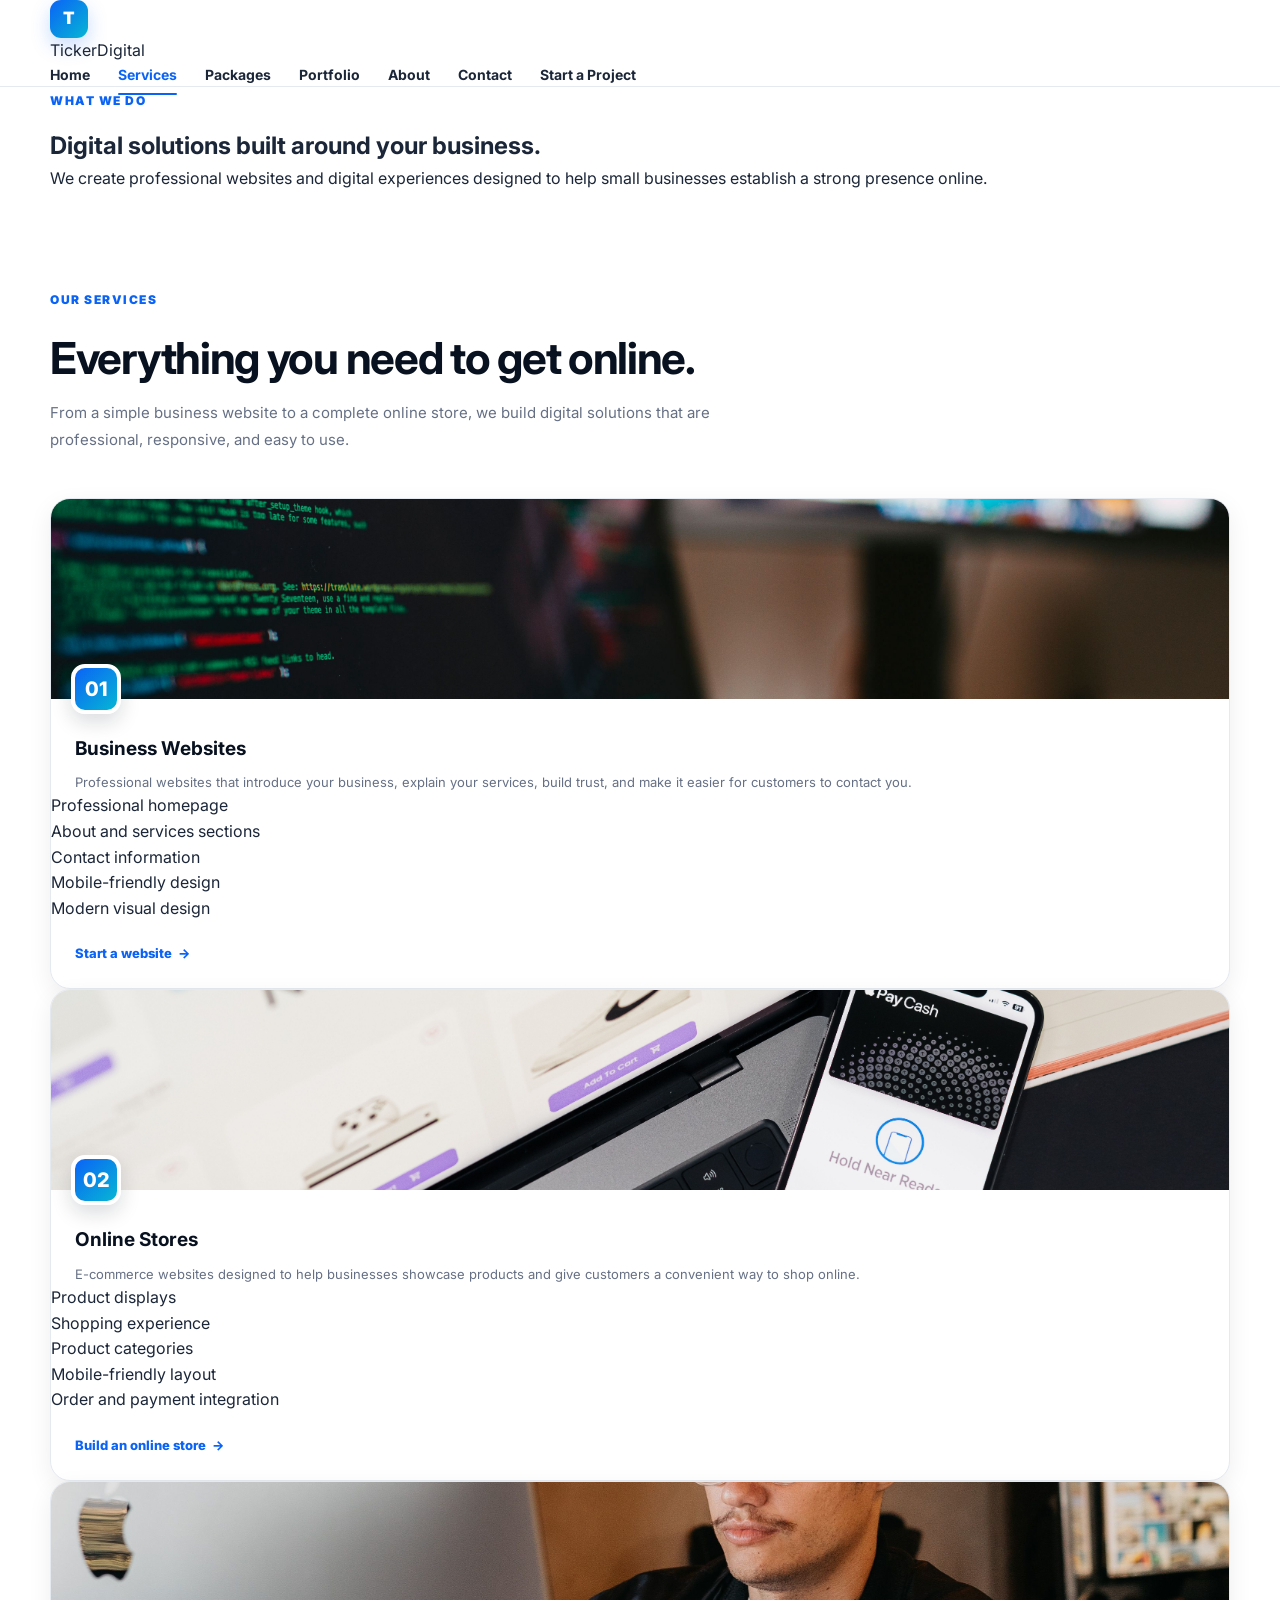
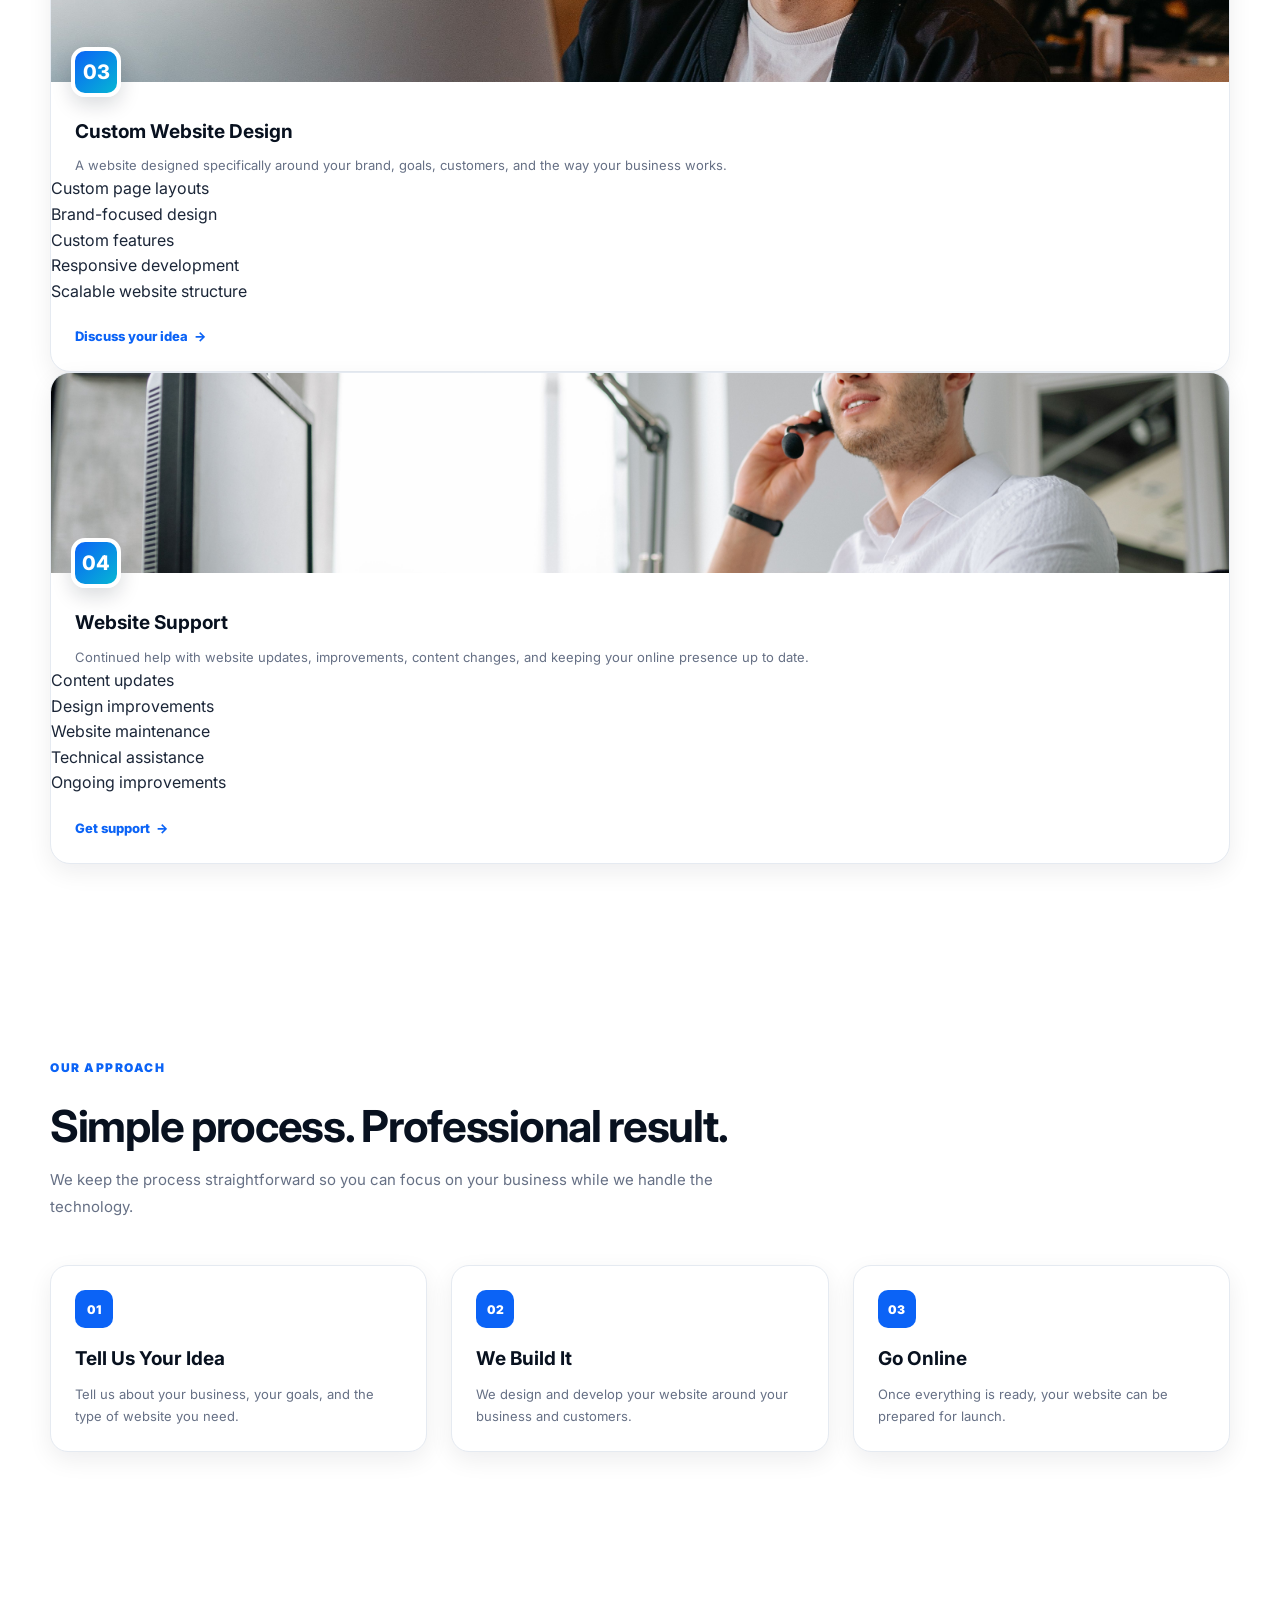
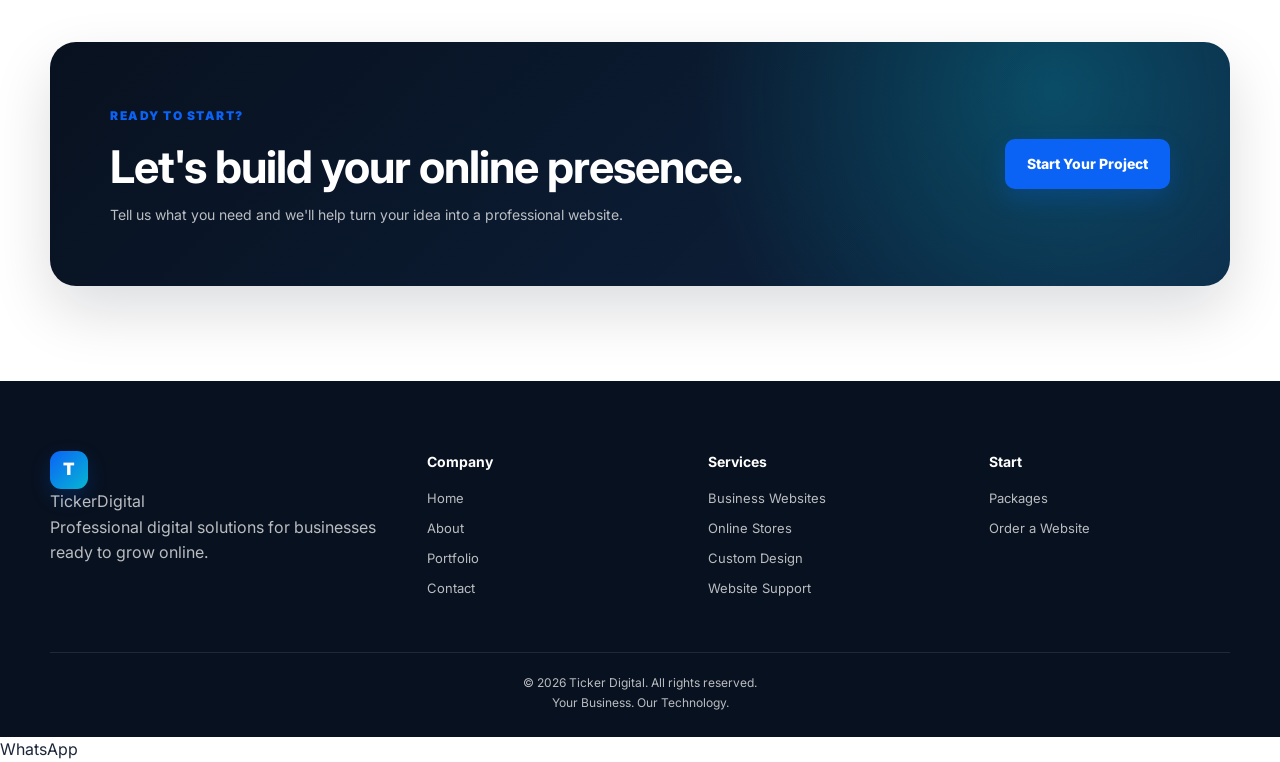
<file: services.html>
<!DOCTYPE html>
<html lang="en">
<head>
    <meta charset="UTF-8">
    <meta name="viewport" content="width=device-width, initial-scale=1.0">

    <meta
        name="description"
        content="Explore Ticker Digital's professional website design, online store, custom website, and website support services."
    >

    <meta
        name="keywords"
        content="web design, website development, online stores, business websites, Ticker Digital, Liberia"
    >

    <meta name="author" content="Ticker Digital">

    <meta property="og:title" content="Services | Ticker Digital">
    <meta
        property="og:description"
        content="Professional digital solutions for businesses ready to grow online."
    >
    <meta property="og:type" content="website">

    <title>Services | Ticker Digital</title>

    <link rel="preconnect" href="https://fonts.googleapis.com">
    <link rel="preconnect" href="https://fonts.gstatic.com" crossorigin>
    <link
        href="https://fonts.googleapis.com/css2?family=Inter:wght@400;500;600;700;800&display=swap"
        rel="stylesheet"
    >

    <link rel="stylesheet" href="css/style.css">
    <link rel="stylesheet" href="css/responsive.css">
</head>

<body>

    <!-- =========================
         HEADER
    ========================== -->
    <header class="site-header">
        <div class="container header-inner">

            <a href="index.html" class="brand" aria-label="Ticker Digital home">
                <span class="logo-mark">T</span>
                <span class="logo-text">
                    Ticker<span>Digital</span>
                </span>
            </a>

            <button
                class="menu-toggle"
                id="menuToggle"
                type="button"
                aria-label="Open navigation menu"
                aria-expanded="false"
                aria-controls="mainNav"
            >
                <span></span>
                <span></span>
                <span></span>
            </button>

            <nav class="main-nav" id="mainNav" aria-label="Main navigation">
                <a href="index.html">Home</a>
                <a href="services.html" class="active">Services</a>
                <a href="packages.html">Packages</a>
                <a href="portfolio.html">Portfolio</a>
                <a href="about.html">About</a>
                <a href="contact.html">Contact</a>
                <a href="order.html" class="nav-cta">Start a Project</a>
            </nav>

        </div>
    </header>


    <main>

        <!-- =========================
             PAGE HERO
        ========================== -->
        <section class="page-hero">
            <div class="container">

                <span class="eyebrow">
                    WHAT WE DO
                </span>

                <h1>
                    Digital solutions built around your business.
                </h1>

                <p>
                    We create professional websites and digital experiences
                    designed to help small businesses establish a strong
                    presence online.
                </p>

            </div>
        </section>


       <!-- =========================
     SERVICES
========================== -->
<section class="services-section section">
    <div class="container">

        <div class="section-heading">
            <span class="eyebrow">
                OUR SERVICES
            </span>

            <h2>
                Everything you need to get online.
            </h2>

            <p>
                From a simple business website to a complete online
                store, we build digital solutions that are professional,
                responsive, and easy to use.
            </p>
        </div>


        <div class="services-grid">

            <!-- Service 1 -->
            <article class="service-card">

                <div class="service-image">
                    <img
                        src="assets/images/services-websites.jpg"
                        alt="Professional business website development"
                        loading="lazy"
                    >
                </div>

                <div class="service-icon">
                    <span>01</span>
                </div>

                <h3>
                    Business Websites
                </h3>

                <p>
                    Professional websites that introduce your business,
                    explain your services, build trust, and make it
                    easier for customers to contact you.
                </p>

                <ul>
                    <li>Professional homepage</li>
                    <li>About and services sections</li>
                    <li>Contact information</li>
                    <li>Mobile-friendly design</li>
                    <li>Modern visual design</li>
                </ul>

                <a href="order.html" class="text-link">
                    Start a website
                    <span>→</span>
                </a>

            </article>


            <!-- Service 2 -->
            <article class="service-card">

                <div class="service-image">
                    <img
                        src="assets/images/services-ecommerce.jpg"
                        alt="Modern online store and e-commerce website"
                        loading="lazy"
                    >
                </div>

                <div class="service-icon">
                    <span>02</span>
                </div>

                <h3>
                    Online Stores
                </h3>

                <p>
                    E-commerce websites designed to help businesses
                    showcase products and give customers a convenient
                    way to shop online.
                </p>

                <ul>
                    <li>Product displays</li>
                    <li>Shopping experience</li>
                    <li>Product categories</li>
                    <li>Mobile-friendly layout</li>
                    <li>Order and payment integration</li>
                </ul>

                <a href="order.html" class="text-link">
                    Build an online store
                    <span>→</span>
                </a>

            </article>


            <!-- Service 3 -->
            <article class="service-card">

                <div class="service-image">
                    <img
                        src="assets/images/services-design.jpg"
                        alt="Creative custom website and graphic design"
                        loading="lazy"
                    >
                </div>

                <div class="service-icon">
                    <span>03</span>
                </div>

                <h3>
                    Custom Website Design
                </h3>

                <p>
                    A website designed specifically around your brand,
                    goals, customers, and the way your business works.
                </p>

                <ul>
                    <li>Custom page layouts</li>
                    <li>Brand-focused design</li>
                    <li>Custom features</li>
                    <li>Responsive development</li>
                    <li>Scalable website structure</li>
                </ul>

                <a href="order.html" class="text-link">
                    Discuss your idea
                    <span>→</span>
                </a>

            </article>


            <!-- Service 4 -->
            <article class="service-card">

                <div class="service-image">
                    <img
                        src="assets/images/services-support.jpg"
                        alt="Website maintenance and technical support"
                        loading="lazy"
                    >
                </div>

                <div class="service-icon">
                    <span>04</span>
                </div>

                <h3>
                    Website Support
                </h3>

                <p>
                    Continued help with website updates, improvements,
                    content changes, and keeping your online presence
                    up to date.
                </p>

                <ul>
                    <li>Content updates</li>
                    <li>Design improvements</li>
                    <li>Website maintenance</li>
                    <li>Technical assistance</li>
                    <li>Ongoing improvements</li>
                </ul>

                <a href="contact.html" class="text-link">
                    Get support
                    <span>→</span>
                </a>

            </article>

        </div>

    </div>
</section>

        <!-- =========================
             HOW WE WORK
        ========================== -->
        <section class="process-section section">
            <div class="container">

                <div class="section-heading">
                    <span class="eyebrow">
                        OUR APPROACH
                    </span>

                    <h2>
                        Simple process. Professional result.
                    </h2>

                    <p>
                        We keep the process straightforward so you can focus
                        on your business while we handle the technology.
                    </p>
                </div>


                <div class="process-grid">

                    <div class="process-step">
                        <span class="process-number">01</span>

                        <h3>
                            Tell Us Your Idea
                        </h3>

                        <p>
                            Tell us about your business, your goals, and the
                            type of website you need.
                        </p>
                    </div>


                    <div class="process-step">
                        <span class="process-number">02</span>

                        <h3>
                            We Build It
                        </h3>

                        <p>
                            We design and develop your website around your
                            business and customers.
                        </p>
                    </div>


                    <div class="process-step">
                        <span class="process-number">03</span>

                        <h3>
                            Go Online
                        </h3>

                        <p>
                            Once everything is ready, your website can be
                            prepared for launch.
                        </p>
                    </div>

                </div>

            </div>
        </section>


        <!-- =========================
             CTA
        ========================== -->
        <section class="cta-section section">
            <div class="container">

                <div class="cta-box">

                    <div>
                        <span class="eyebrow">
                            READY TO START?
                        </span>

                        <h2>
                            Let's build your online presence.
                        </h2>

                        <p>
                            Tell us what you need and we'll help turn your
                            idea into a professional website.
                        </p>
                    </div>

                    <a href="order.html" class="btn btn-primary">
                        Start Your Project
                    </a>

                </div>

            </div>
        </section>

    </main>


    <!-- =========================
         FOOTER
    ========================== -->
    <footer class="site-footer">
        <div class="container">

            <div class="footer-grid">

                <div class="footer-brand">
                    <a href="index.html" class="brand">
                        <span class="logo-mark">T</span>
                        <span class="logo-text">
                            Ticker<span>Digital</span>
                        </span>
                    </a>

                    <p>
                        Professional digital solutions for businesses ready
                        to grow online.
                    </p>
                </div>


                <div class="footer-column">
                    <h3>Company</h3>

                    <a href="index.html">Home</a>
                    <a href="about.html">About</a>
                    <a href="portfolio.html">Portfolio</a>
                    <a href="contact.html">Contact</a>
                </div>


                <div class="footer-column">
                    <h3>Services</h3>

                    <a href="services.html">Business Websites</a>
                    <a href="services.html">Online Stores</a>
                    <a href="services.html">Custom Design</a>
                    <a href="services.html">Website Support</a>
                </div>


                <div class="footer-column">
                    <h3>Start</h3>

                    <a href="packages.html">Packages</a>
                    <a href="order.html">Order a Website</a>
                </div>

            </div>


            <div class="footer-bottom">

                <p>
                    © <span id="currentYear"></span> Ticker Digital.
                    All rights reserved.
                </p>

                <p>
                    Your Business. Our Technology.
                </p>

            </div>

        </div>
    </footer>


    <script src="js/script.js"></script>

</body>
</html>
</file>
<file: css/style.css>
/* =========================================================
   TICKER DIGITAL
   MAIN STYLESHEET
   ========================================================= */

/* =========================
   ROOT VARIABLES
========================= */

:root {
    --primary: #0b63f6;
    --primary-dark: #084bb8;
    --secondary: #06b6d4;

    --dark: #08111f;
    --dark-soft: #101c2f;

    --text: #1b2638;
    --muted: #667085;

    --light: #f5f8fc;
    --white: #ffffff;
    --border: #e5eaf1;

    --shadow-sm: 0 8px 25px rgba(8, 17, 31, 0.07);
    --shadow-md: 0 15px 40px rgba(8, 17, 31, 0.10);
    --shadow-lg: 0 25px 60px rgba(8, 17, 31, 0.14);

    --radius-sm: 10px;
    --radius-md: 16px;
    --radius-lg: 24px;
}


/* =========================
   RESET
========================= */

* {
    margin: 0;
    padding: 0;
    box-sizing: border-box;
}

html {
    scroll-behavior: smooth;
}

body {
    font-family: "Inter", Arial, sans-serif;
    color: var(--text);
    background: var(--white);
    line-height: 1.6;
    overflow-x: hidden;
}

img {
    max-width: 100%;
}

a {
    color: inherit;
    text-decoration: none;
}

button,
input,
textarea,
select {
    font: inherit;
}

button {
    cursor: pointer;
}

ul {
    list-style: none;
}


/* =========================
   GLOBAL CONTAINER
========================= */

.container {
    width: min(100% - 40px, 1180px);
    margin: 0 auto;
}


/* =========================
   HEADER
========================= */

.site-header {
    position: sticky;
    top: 0;
    z-index: 1000;

    background: rgba(255, 255, 255, 0.96);
    border-bottom: 1px solid var(--border);

    backdrop-filter: blur(12px);
    -webkit-backdrop-filter: blur(12px);
}

.nav-container {
    min-height: 78px;

    display: flex;
    align-items: center;
    justify-content: space-between;
    gap: 30px;
}


/* =========================
   LOGO
========================= */

.logo {
    display: inline-flex;
    align-items: center;
    gap: 10px;

    color: var(--dark);
    font-size: 20px;
    font-weight: 900;
    letter-spacing: -0.5px;
}

.logo-mark {
    width: 38px;
    height: 38px;

    display: flex;
    align-items: center;
    justify-content: center;

    color: var(--white);
    background: linear-gradient(
        135deg,
        var(--primary),
        var(--secondary)
    );

    border-radius: 11px;
    font-size: 17px;
    font-weight: 900;

    box-shadow: 0 8px 20px rgba(11, 99, 246, 0.22);
}


/* =========================
   NAVIGATION
========================= */

.main-nav {
    display: flex;
    align-items: center;
    gap: 28px;
}

.main-nav a {
    position: relative;

    color: var(--text);
    font-size: 14px;
    font-weight: 700;

    transition: color 0.2s ease;
}

.main-nav a:hover,
.main-nav a.active {
    color: var(--primary);
}

.main-nav a.active::after {
    content: "";

    position: absolute;
    left: 0;
    right: 0;
    bottom: -9px;

    height: 2px;

    background: var(--primary);
    border-radius: 10px;
}


/* =========================
   MOBILE MENU
========================= */

.menu-toggle {
    width: 44px;
    height: 44px;

    display: none;
    align-items: center;
    justify-content: center;
    flex-direction: column;
    gap: 5px;

    border: 1px solid var(--border);
    border-radius: 10px;

    background: var(--white);
}

.menu-toggle span {
    width: 21px;
    height: 2px;

    background: var(--dark);
    border-radius: 10px;
}


/* =========================
   HERO
========================= */

.hero {
    padding: 100px 0 90px;

    background:
        radial-gradient(
            circle at 85% 20%,
            rgba(6, 182, 212, 0.10),
            transparent 30%
        ),
        linear-gradient(
            180deg,
            #ffffff 0%,
            #f7faff 100%
        );
}

.hero-grid {
    display: grid;
    grid-template-columns: 1fr 1fr;
    align-items: center;
    gap: 70px;
}

.hero-content {
    max-width: 650px;
}

.eyebrow {
    display: inline-block;
    margin-bottom: 17px;

    color: var(--primary);
    font-size: 12px;
    font-weight: 900;
    letter-spacing: 1.5px;
    text-transform: uppercase;
}

.hero h1 {
    max-width: 700px;

    color: var(--dark);
    font-size: clamp(44px, 5vw, 68px);
    line-height: 1.03;
    letter-spacing: -2.8px;
}

.hero h1 span {
    display: block;
    color: var(--primary);
}

.hero-text {
    max-width: 600px;
    margin-top: 25px;

    color: var(--muted);
    font-size: 17px;
    line-height: 1.8;
}

.hero-buttons {
    display: flex;
    align-items: center;
    flex-wrap: wrap;
    gap: 13px;

    margin-top: 32px;
}


/* =========================
   BUTTONS
========================= */

.btn {
    min-height: 50px;

    display: inline-flex;
    align-items: center;
    justify-content: center;
    gap: 8px;

    padding: 0 22px;

    border-radius: 10px;

    font-size: 14px;
    font-weight: 800;

    transition:
        transform 0.2s ease,
        box-shadow 0.2s ease,
        background 0.2s ease;
}

.btn:hover {
    transform: translateY(-2px);
}

.btn-primary {
    color: var(--white);
    background: var(--primary);

    box-shadow: 0 10px 25px rgba(11, 99, 246, 0.22);
}

.btn-primary:hover {
    background: var(--primary-dark);
}

.btn-secondary {
    color: var(--dark);
    background: var(--white);

    border: 1px solid var(--border);
}

.btn-secondary:hover {
    box-shadow: var(--shadow-sm);
}


/* =========================
   HERO TRUST
========================= */

.hero-trust {
    display: flex;
    align-items: center;
    flex-wrap: wrap;
    gap: 30px;

    margin-top: 38px;
}

.trust-item {
    display: flex;
    flex-direction: column;
    gap: 2px;
}

.trust-item strong {
    color: var(--dark);
    font-size: 17px;
    font-weight: 900;
}

.trust-item span {
    color: var(--muted);
    font-size: 12px;
}


/* =========================
   HERO VISUAL
========================= */

.hero-visual {
    min-height: 520px;

    position: relative;

    display: flex;
    align-items: center;
    justify-content: center;
}


/* =========================
   TICKER DIGITAL HERO IMAGE
========================= */

.hero-image {
    width: 100%;
    height: 500px;

    overflow: hidden;

    background: #edf2f7;

    border-radius: 24px;
    box-shadow: var(--shadow-lg);
}

.hero-image img {
    width: 100%;
    height: 100%;

    display: block;

    object-fit: cover;

    transition: transform 0.5s ease;
}

.hero-visual:hover .hero-image img {
    transform: scale(1.03);
}


/* =========================
   FLOATING HERO CARDS
========================= */

.floating-card {
    position: absolute;
    z-index: 3;

    display: flex;
    align-items: center;
    gap: 11px;

    padding: 13px 16px;

    background: rgba(255, 255, 255, 0.96);

    border: 1px solid rgba(229, 234, 241, 0.9);
    border-radius: 13px;

    box-shadow: var(--shadow-md);

    backdrop-filter: blur(8px);
    -webkit-backdrop-filter: blur(8px);
}

.floating-card-one {
    left: -20px;
    bottom: 65px;
}

.floating-card-two {
    right: -18px;
    top: 55px;
}

.floating-icon {
    width: 35px;
    height: 35px;

    display: flex;
    align-items: center;
    justify-content: center;

    color: var(--white);
    background: var(--primary);

    border-radius: 9px;

    font-weight: 900;
}

.floating-card strong {
    display: block;

    color: var(--dark);
    font-size: 12px;
}

.floating-card small {
    display: block;

    color: var(--muted);
    font-size: 10px;
}


/* =========================
   GENERAL SECTIONS
========================= */

.section {
    padding: 95px 0;
}

.section-light {
    background: var(--light);
}

.section-dark {
    color: var(--white);
    background: var(--dark);
}

.section-heading {
    max-width: 700px;
    margin-bottom: 45px;
}

.section-heading.center {
    margin-left: auto;
    margin-right: auto;
    text-align: center;
}

.section-heading h2 {
    margin-top: 8px;

    color: var(--dark);
    font-size: clamp(30px, 4vw, 44px);
    line-height: 1.12;
    letter-spacing: -1.3px;
}

.section-heading p {
    margin-top: 15px;

    color: var(--muted);
    font-size: 15px;
    line-height: 1.8;
}


/* =========================
   SERVICE GRID
========================= */

.service-grid {
    display: grid;
    grid-template-columns: repeat(4, 1fr);
    gap: 20px;
}

.service-card {
    position: relative;

    overflow: hidden;

    padding: 0;

    background: var(--white);

    border: 1px solid var(--border);
    border-radius: 20px;

    box-shadow: var(--shadow-sm);

    transition:
        transform 0.3s ease,
        box-shadow 0.3s ease,
        border-color 0.3s ease;
}

.service-card:hover {
    transform: translateY(-8px);

    border-color: rgba(11, 99, 246, 0.25);

    box-shadow: var(--shadow-md);
}


/* =========================
   SERVICE IMAGE
========================= */

.service-image {
    position: relative;

    width: 100%;
    height: 190px;

    overflow: hidden;

    background: #edf2f7;
}

.service-image img {
    width: 100%;
    height: 100%;

    display: block;

    object-fit: cover;

    transition: transform 0.5s ease;
}

.service-card:hover .service-image img {
    transform: scale(1.06);
}


/* =========================
   SERVICE ICON
========================= */

.service-icon {
    position: absolute;
    left: 20px;
    top: 165px;
    z-index: 2;

    width: 50px;
    height: 50px;

    display: flex;
    align-items: center;
    justify-content: center;

    color: var(--white);

    background: linear-gradient(
        135deg,
        var(--primary),
        var(--secondary)
    );

    border: 4px solid var(--white);
    border-radius: 14px;

    font-size: 20px;
    font-weight: 800;

    box-shadow: 0 8px 20px rgba(8, 17, 31, 0.15);
}


/* =========================
   SERVICE CONTENT
========================= */

.service-card h3 {
    margin: 38px 24px 10px;

    color: var(--dark);

    font-size: 19px;
    line-height: 1.3;
}

.service-card p {
    margin: 0 24px;

    color: var(--muted);

    font-size: 13px;
    line-height: 1.7;
}

.service-card a {
    display: inline-flex;
    align-items: center;
    gap: 6px;

    margin: 22px 24px 24px;

    color: var(--primary);

    font-size: 13px;
    font-weight: 800;

    transition:
        gap 0.2s ease,
        color 0.2s ease;
}

.service-card a:hover {
    gap: 10px;
    color: var(--primary-dark);
}


/* =========================
   PROCESS
========================= */

.process-grid {
    display: grid;
    grid-template-columns: repeat(3, 1fr);
    gap: 24px;
}

.process-step {
    position: relative;

    overflow: hidden;

    padding: 24px;

    background: var(--white);

    border: 1px solid var(--border);
    border-radius: 18px;

    box-shadow: var(--shadow-sm);

    transition:
        transform 0.3s ease,
        box-shadow 0.3s ease;
}

.process-step:hover {
    transform: translateY(-5px);
    box-shadow: var(--shadow-md);
}

.process-image {
    width: calc(100% + 48px);
    height: 150px;

    margin: -24px -24px 22px;

    overflow: hidden;

    background: #edf2f7;

    border-radius: 18px 18px 0 0;
}

.process-image img {
    width: 100%;
    height: 100%;

    display: block;

    object-fit: cover;

    transition: transform 0.4s ease;
}

.process-step:hover .process-image img {
    transform: scale(1.04);
}

.process-number {
    display: inline-flex;
    align-items: center;
    justify-content: center;

    width: 38px;
    height: 38px;

    margin-bottom: 16px;

    color: var(--white);
    background: var(--primary);

    border-radius: 10px;

    font-size: 12px;
    font-weight: 900;
}

.process-step h3 {
    margin-bottom: 8px;

    color: var(--dark);
    font-size: 19px;
}

.process-step p {
    color: var(--muted);

    font-size: 13px;
    line-height: 1.7;
}


/* =========================
   PORTFOLIO
========================= */

.portfolio-grid {
    display: grid;
    grid-template-columns: repeat(4, 1fr);
    gap: 20px;
}

.portfolio-card {
    overflow: hidden;

    background: var(--white);

    border: 1px solid var(--border);
    border-radius: 18px;

    box-shadow: var(--shadow-sm);

    transition:
        transform 0.3s ease,
        box-shadow 0.3s ease;
}

.portfolio-card:hover {
    transform: translateY(-6px);
    box-shadow: var(--shadow-md);
}

.portfolio-image {
    height: 230px;

    overflow: hidden;

    background: #edf2f7;
}

.portfolio-image img {
    width: 100%;
    height: 100%;

    display: block;

    object-fit: cover;

    transition: transform 0.5s ease;
}

.portfolio-card:hover .portfolio-image img {
    transform: scale(1.05);
}

.portfolio-content {
    padding: 22px;
}

.portfolio-content h3 {
    margin-bottom: 7px;

    color: var(--dark);

    font-size: 18px;
}

.portfolio-content p {
    color: var(--muted);

    font-size: 13px;
    line-height: 1.7;
}


/* =========================
   ABOUT VISUAL
========================= */

.about-visual {
    position: relative;

    width: 100%;
    max-width: 560px;
}

.about-image {
    width: 100%;
    height: 430px;

    overflow: hidden;

    background: #edf2f7;

    border-radius: 24px;

    box-shadow: var(--shadow-md);
}

.about-image img {
    width: 100%;
    height: 100%;

    display: block;

    object-fit: cover;

    transition: transform 0.5s ease;
}

.about-visual:hover .about-image img {
    transform: scale(1.03);
}

.about-card {
    position: absolute;

    left: 24px;
    bottom: 24px;

    display: flex;
    align-items: center;
    gap: 13px;

    min-width: 250px;

    padding: 14px 18px;

    background: rgba(255, 255, 255, 0.96);

    border: 1px solid rgba(255, 255, 255, 0.8);
    border-radius: 14px;

    box-shadow: 0 14px 35px rgba(8, 17, 31, 0.18);

    backdrop-filter: blur(8px);
    -webkit-backdrop-filter: blur(8px);

    z-index: 3;
}


/* =========================
   ABOUT STATS
========================= */

.stats-grid {
    display: grid;
    grid-template-columns: repeat(3, 1fr);
    gap: 18px;

    margin-top: 35px;
}

.stat-card {
    padding: 24px;

    background: var(--white);

    border: 1px solid var(--border);
    border-radius: 16px;

    box-shadow: var(--shadow-sm);
}

.stat-card strong {
    display: block;

    color: var(--primary);

    font-size: 30px;
    font-weight: 900;
}

.stat-card span {
    color: var(--muted);

    font-size: 13px;
}


/* =========================
   CTA
========================= */

.cta-box {
    display: flex;
    align-items: center;
    justify-content: space-between;
    gap: 35px;

    padding: 60px;

    color: var(--white);

    background:
        radial-gradient(
            circle at 85% 20%,
            rgba(6, 182, 212, 0.30),
            transparent 35%
        ),
        linear-gradient(
            135deg,
            var(--dark),
            #0d2340
        );

    border-radius: 26px;

    box-shadow: var(--shadow-lg);
}

.cta-box h2 {
    max-width: 650px;

    font-size: clamp(30px, 4vw, 45px);
    line-height: 1.1;
    letter-spacing: -1px;
}

.cta-box p {
    max-width: 600px;
    margin-top: 12px;

    color: rgba(255, 255, 255, 0.72);

    font-size: 14px;
}


/* =========================
   CONTACT
========================= */

.contact-grid {
    display: grid;
    grid-template-columns: 0.9fr 1.1fr;
    gap: 55px;
    align-items: start;
}

.contact-details {
    display: grid;
    gap: 20px;

    margin-top: 30px;
}

.contact-item {
    display: flex;
    align-items: flex-start;
    gap: 14px;
}

.contact-icon {
    width: 42px;
    height: 42px;

    flex: 0 0 42px;

    display: flex;
    align-items: center;
    justify-content: center;

    color: var(--primary);
    background: #edf5ff;

    border-radius: 11px;

    font-weight: 900;
}

.contact-item h3 {
    margin-bottom: 2px;

    color: var(--dark);

    font-size: 15px;
}

.contact-item p {
    color: var(--muted);

    font-size: 13px;
}

.contact-item a:hover {
    color: var(--primary);
}


/* =========================
   FORMS
========================= */

.project-form {
    padding: 32px;

    background: var(--white);

    border: 1px solid var(--border);
    border-radius: 20px;

    box-shadow: var(--shadow-md);
}

.form-group {
    margin-bottom: 18px;
}

.form-group label {
    display: block;

    margin-bottom: 7px;

    color: var(--dark);

    font-size: 13px;
    font-weight: 800;
}

.form-group input,
.form-group textarea,
.form-group select {
    width: 100%;

    padding: 13px 14px;

    color: var(--text);
    background: var(--white);

    border: 1px solid var(--border);
    border-radius: 10px;

    outline: none;

    transition:
        border-color 0.2s ease,
        box-shadow 0.2s ease;
}

.form-group textarea {
    min-height: 140px;
    resize: vertical;
}

.form-group input:focus,
.form-group textarea:focus,
.form-group select:focus {
    border-color: var(--primary);

    box-shadow: 0 0 0 3px rgba(11, 99, 246, 0.10);
}


/* =========================
   FOOTER
========================= */

.site-footer {
    padding: 70px 0 25px;

    color: rgba(255, 255, 255, 0.72);

    background: var(--dark);
}

.footer-grid {
    display: grid;
    grid-template-columns: 1.4fr 1fr 1fr 1fr;
    gap: 40px;
}

.footer-logo {
    color: var(--white);
}

.footer-column h3 {
    margin-bottom: 15px;

    color: var(--white);

    font-size: 14px;
}

.footer-column p {
    max-width: 330px;

    font-size: 13px;
    line-height: 1.8;
}

.footer-column a {
    display: block;

    margin-bottom: 9px;

    font-size: 13px;

    transition: color 0.2s ease;
}

.footer-column a:hover {
    color: var(--white);
}

.footer-bottom {
    margin-top: 45px;
    padding-top: 20px;

    border-top: 1px solid rgba(255, 255, 255, 0.10);

    text-align: center;

    font-size: 12px;
}


/* =========================
   WHATSAPP BUTTON
========================= */

.whatsapp-float {
    position: fixed;

    right: 20px;
    bottom: 20px;

    z-index: 999;

    width: 54px;
    height: 54px;

    display: flex;
    align-items: center;
    justify-content: center;

    color: var(--white);
    background: #25d366;

    border-radius: 50%;

    box-shadow: 0 12px 30px rgba(0, 0, 0, 0.18);

    font-size: 22px;

    transition:
        transform 0.2s ease,
        box-shadow 0.2s ease;
}

.whatsapp-float:hover {
    transform: translateY(-3px);
    box-shadow: 0 16px 35px rgba(0, 0, 0, 0.22);
}


/* =========================
   FOCUS
========================= */

a:focus-visible,
button:focus-visible,
input:focus-visible,
textarea:focus-visible,
select:focus-visible {
    outline: 3px solid rgba(11, 99, 246, 0.30);
    outline-offset: 3px;
}


/* =========================
   REDUCED MOTION
========================= */

@media (prefers-reduced-motion: reduce) {

    *,
    *::before,
    *::after {
        scroll-behavior: auto !important;
        transition-duration: 0.01ms !important;
        animation-duration: 0.01ms !important;
        animation-iteration-count: 1 !important;
    }
}


/* =========================================================
   RESPONSIVE DESIGN
   ========================================================= */


/* =========================
   TABLET / SMALL DESKTOP
========================= */

@media (max-width: 1100px) {

    .hero-grid {
        gap: 45px;
    }

    .hero h1 {
        font-size: clamp(42px, 5.5vw, 62px);
    }

    .service-grid {
        grid-template-columns: repeat(2, 1fr);
    }

    .service-image {
        height: 200px;
    }

    .service-icon {
        top: 175px;
    }

    .portfolio-grid {
        grid-template-columns: repeat(2, 1fr);
    }

    .footer-grid {
        grid-template-columns: 1.3fr 1fr 1fr;
    }

    .footer-column:last-child {
        grid-column: 1 / -1;
        max-width: 350px;
    }
}


/* =========================
   TABLET
========================= */

@media (max-width: 900px) {

    .container {
        width: min(100% - 32px, 720px);
    }

    .nav-container {
        min-height: 70px;
    }

    .menu-toggle {
        display: flex;
    }

    .main-nav {
        position: absolute;

        left: 16px;
        right: 16px;
        top: calc(100% + 8px);

        display: none;
        flex-direction: column;
        align-items: stretch;
        gap: 0;

        padding: 12px;

        background: var(--white);

        border: 1px solid var(--border);
        border-radius: 15px;

        box-shadow: var(--shadow-md);
    }

    .main-nav.active {
        display: flex;
    }

    .main-nav a {
        padding: 12px;
    }

    .main-nav a.active::after {
        display: none;
    }

    .hero {
        padding: 75px 0 80px;
    }

    .hero-grid {
        grid-template-columns: 1fr;
        gap: 60px;
    }

    .hero-content {
        max-width: 720px;
    }

    .hero h1 {
        max-width: 650px;
    }

    .hero-visual {
        min-height: 470px;
    }

    .hero-image {
        height: 470px;
    }

    .floating-card-one {
        left: 0;
    }

    .floating-card-two {
        right: 0;
    }

    .process-grid {
        grid-template-columns: 1fr;
        gap: 15px;
    }

    .contact-grid {
        grid-template-columns: 1fr;
        gap: 35px;
    }

    .cta-box {
        align-items: flex-start;
        flex-direction: column;

        padding: 50px;
    }

    .footer-grid {
        grid-template-columns: repeat(2, 1fr);
    }

    .footer-column:last-child {
        grid-column: auto;
        max-width: none;
    }

    .about-image {
        height: 400px;
    }
}


/* =========================
   MOBILE
========================= */

@media (max-width: 600px) {

    .container {
        width: calc(100% - 28px);
    }

    .hero {
        padding: 60px 0 65px;
    }

    .hero h1 {
        font-size: 42px;
        letter-spacing: -1.8px;
    }

    .hero-text {
        font-size: 15px;
    }

    .hero-buttons {
        align-items: stretch;
        flex-direction: column;
    }

    .btn {
        width: 100%;
    }

    .hero-trust {
        gap: 18px;
    }

    .hero-visual {
        min-height: 370px;
    }

    .hero-image {
        height: 370px;
        border-radius: 18px;
    }

    .floating-card {
        padding: 10px 12px;
    }

    .floating-card-one {
        left: -4px;
        bottom: 35px;
    }

    .floating-card-two {
        right: -4px;
        top: 30px;
    }

    .floating-icon {
        width: 31px;
        height: 31px;
        font-size: 13px;
    }

    .section {
        padding: 70px 0;
    }

    .section-heading {
        margin-bottom: 30px;
    }

    .section-heading h2 {
        font-size: 32px;
    }

    .service-grid {
        grid-template-columns: 1fr;
        gap: 16px;
    }

    .service-image {
        height: 210px;
    }

    .service-icon {
        top: 185px;
        left: 20px;
    }

    .service-card h3 {
        margin-top: 38px;
    }

    .portfolio-grid {
        grid-template-columns: 1fr;
        gap: 16px;
    }

    .portfolio-image {
        height: 210px;
    }

    .process-image {
        height: 180px;
    }

    .about-image {
        height: 340px;
        border-radius: 18px;
    }

    .about-card {
        left: 14px;
        right: 14px;
        bottom: 14px;

        min-width: 0;
    }

    .stats-grid {
        grid-template-columns: 1fr;
    }

    .cta-box {
        padding: 35px 25px;
        border-radius: 20px;
    }

    .cta-box h2 {
        font-size: 32px;
    }

    .project-form {
        padding: 22px;
    }

    .footer-grid {
        grid-template-columns: 1fr;
        gap: 30px;
    }

    .footer-column:last-child {
        grid-column: auto;
    }

    .site-footer {
        padding: 55px 0 20px;
    }

    .whatsapp-float {
        right: 14px;
        bottom: 14px;
        width: 50px;
        height: 50px;
    }
}


/* =========================
   EXTRA SMALL PHONES
========================= */

@media (max-width: 380px) {

    .hero h1 {
        font-size: 36px;
    }

    .hero-image {
        height: 330px;
    }

    .hero-visual {
        min-height: 330px;
    }

    .floating-card strong {
        font-size: 10px;
    }

    .floating-card small {
        font-size: 9px;
    }

    .service-image {
        height: 190px;
    }

    .service-icon {
        top: 165px;
    }
}
</file>
<file: css/responsive.css>
/* =========================================================
   TICKER DIGITAL
   Responsive Stylesheet
   ========================================================= */


/* =========================
   LARGE TABLETS / SMALL LAPTOPS
   ========================= */

@media (max-width: 1100px) {

    .hero-grid {
        gap: 45px;
    }

    .hero h1 {
        font-size: clamp(42px, 5.5vw, 62px);
    }

    .service-grid {
        grid-template-columns: repeat(2, 1fr);
    }

    /* Featured Work */
    .portfolio-grid {
        grid-template-columns: repeat(2, 1fr);
    }

    .process-grid {
        gap: 15px;
    }

    .footer-grid {
        grid-template-columns: 1.3fr 1fr 1fr;
    }

    .footer-column:last-child {
        grid-column: 1 / -1;
        max-width: 350px;
    }
}


/* =========================
   TABLETS
   ========================= */

@media (max-width: 900px) {

    .container {
        width: min(100% - 32px, 720px);
    }

    .nav-container {
        min-height: 70px;
    }

    .menu-toggle {
        display: flex;
    }

    .main-nav {
        position: absolute;
        top: 70px;
        left: 16px;
        right: 16px;

        display: flex;
        flex-direction: column;
        align-items: stretch;
        gap: 0;

        padding: 10px;

        background: rgba(255, 255, 255, 0.98);
        border: 1px solid var(--border);
        border-radius: 16px;

        box-shadow: var(--shadow-md);

        opacity: 0;
        visibility: hidden;
        transform: translateY(-10px);

        transition:
            opacity 0.25s ease,
            visibility 0.25s ease,
            transform 0.25s ease;
    }

    .main-nav.active {
        opacity: 1;
        visibility: visible;
        transform: translateY(0);
    }

    .main-nav a {
        width: 100%;
        padding: 13px 14px;
        border-radius: 9px;
    }

    .main-nav a:hover,
    .main-nav a.active {
        background: #f1f6ff;
    }

    .main-nav .nav-cta {
        margin-top: 7px;
        text-align: center;
    }

    .hero {
        padding: 75px 0 80px;
    }

    .hero-grid {
        grid-template-columns: 1fr;
        gap: 60px;
    }

    .hero-content {
        max-width: 720px;
    }

    .hero h1 {
        max-width: 650px;
    }

    .hero-visual {
        min-height: 470px;
    }

    .browser-window {
        width: min(100%, 560px);
        transform: none;
    }

    .floating-card-one {
        left: 0;
    }

    .floating-card-two {
        right: 0;
    }

    .process-grid {
        grid-template-columns: 1fr;
        gap: 15px;
    }

    .process-line {
        width: 1px;
        height: 25px;
        margin-left: 30px;
    }

    .cta-box {
        align-items: flex-start;
        flex-direction: column;
        padding: 50px;
    }

    .footer-grid {
        grid-template-columns: repeat(2, 1fr);
    }

    .footer-column:last-child {
        grid-column: auto;
        max-width: none;
    }
}


/* =========================
   MOBILE
   ========================= */

@media (max-width: 600px) {

    .container {
        width: calc(100% - 28px);
    }

    .logo-mark {
        width: 37px;
        height: 37px;
        border-radius: 10px;
        font-size: 18px;
    }

    .logo-text {
        font-size: 18px;
    }

    .hero {
        padding: 58px 0 65px;
    }

    .hero h1 {
        margin-top: 15px;
        font-size: clamp(38px, 12vw, 52px);
        letter-spacing: -2px;
    }

    .hero-text {
        margin-top: 20px;
        font-size: 15px;
        line-height: 1.75;
    }

    .hero-buttons {
        width: 100%;
        flex-direction: column;
        align-items: stretch;
        margin-top: 28px;
    }

    .hero-buttons .btn {
        width: 100%;
    }

    .hero-trust {
        gap: 18px;
        margin-top: 35px;
        padding-top: 20px;
    }

    .trust-item strong {
        font-size: 14px;
    }

    .trust-item span {
        font-size: 10px;
    }

    .hero-visual {
        min-height: 370px;
    }

    .browser-window {
        width: 100%;
        border-radius: 14px;
    }

    .browser-bar {
        height: 40px;
        padding: 0 11px;
    }

    .browser-address {
        font-size: 8px;
    }

    .website-preview {
        min-height: 270px;
        padding: 17px;
    }

    .preview-content {
        min-height: 220px;
        gap: 10px;
    }

    .preview-title-line {
        width: 115px;
        height: 11px;
    }

    .preview-title-line.short {
        width: 85px;
    }

    .preview-text-line {
        width: 100px;
        margin-top: 9px;
    }

    .preview-text-line.small {
        width: 75px;
    }

    .preview-button {
        width: 52px;
        height: 18px;
        margin-top: 13px;
    }

    .preview-card {
        height: 130px;
        border-radius: 11px;
    }

    .preview-card-icon {
        width: 38px;
        height: 38px;
        margin-bottom: 10px;
        border-radius: 10px;
        font-size: 17px;
    }

    .preview-card-line {
        width: 65px;
        height: 5px;
    }

    .preview-card-line.short {
        width: 45px;
    }

    .floating-card {
        padding: 9px 11px;
        gap: 8px;
        border-radius: 10px;
    }

    .floating-card-one {
        left: -4px;
        bottom: 25px;
    }

    .floating-card-two {
        right: -4px;
        top: 20px;
    }

    .floating-icon {
        width: 29px;
        height: 29px;
        border-radius: 7px;
        font-size: 11px;
    }

    .floating-card strong {
        font-size: 9px;
    }

    .floating-card small {
        font-size: 7px;
    }

    .section {
        padding: 75px 0;
    }

    .section-heading {
        margin-bottom: 35px;
    }

    .section-heading h2 {
        font-size: 34px;
        letter-spacing: -1.5px;
    }

    .section-heading p {
        font-size: 14px;
        line-height: 1.75;
    }

    .service-grid {
        grid-template-columns: 1fr;
        gap: 13px;
    }

    /* Featured Work */
    .portfolio-grid {
        grid-template-columns: 1fr;
        gap: 15px;
    }

    .portfolio-image {
        height: 220px;
    }

    .portfolio-content {
        padding: 22px;
    }

    .service-card {
        padding: 24px;
    }

    .service-icon {
        width: 43px;
        height: 43px;
        margin-bottom: 18px;
    }

    .service-card h3 {
        font-size: 17px;
    }

    .service-card p {
        font-size: 13px;
    }

    .process-step {
        padding: 24px;
    }

    .cta-section {
        padding-bottom: 75px;
    }

    .cta-box {
        padding: 35px 25px;
        border-radius: 22px;
    }

    .cta-box h2 {
        font-size: 32px;
        letter-spacing: -1.3px;
    }

    .cta-box p {
        font-size: 14px;
    }

    .cta-box .btn {
        width: 100%;
    }

    .footer-grid {
        grid-template-columns: 1fr;
        gap: 38px;
        padding-bottom: 45px;
    }

    .footer-column:last-child {
        grid-column: auto;
    }

    .footer-bottom {
        min-height: auto;
        padding: 20px 0;
        flex-direction: column;
        align-items: flex-start;
        gap: 7px;
    }
}


/* =========================
   VERY SMALL PHONES
   ========================= */

@media (max-width: 380px) {

    .hero h1 {
        font-size: 36px;
    }

    .hero-trust {
        gap: 12px;
    }

    .trust-item strong {
        font-size: 13px;
    }

    .trust-item span {
        font-size: 9px;
    }

    .floating-card-one {
        left: -7px;
    }

    .floating-card-two {
        right: -7px;
    }

    .floating-card {
        transform: scale(0.9);
    }

    /* Featured Work */
    .portfolio-image {
        height: 200px;
    }

    .portfolio-content {
        padding: 20px;
    }
}


/* =========================
   LANDSCAPE PHONES
   ========================= */

@media (max-height: 500px) and (orientation: landscape) {

    .hero {
        padding-top: 45px;
        padding-bottom: 55px;
    }

    .hero-grid {
        grid-template-columns: 1fr 1fr;
        gap: 30px;
    }

    .hero-visual {
        min-height: 360px;
    }

    .hero h1 {
        font-size: 40px;
    }
}
.service-image {
    height: 200px;
}
@media (max-width: 1100px) {

    .service-grid {
        grid-template-columns: repeat(2, 1fr);
    }

    .service-image {
        height: 200px;
    }

    .service-icon {
        top: 175px;
    }
}

@media (max-width: 600px) {

    .service-grid {
        grid-template-columns: 1fr;
        gap: 16px;
    }

    .service-image {
        height: 210px;
    }

    .service-icon {
        top: 185px;
        left: 20px;
    }

    .service-card h3 {
        margin-top: 38px;
    }
}
</file>
